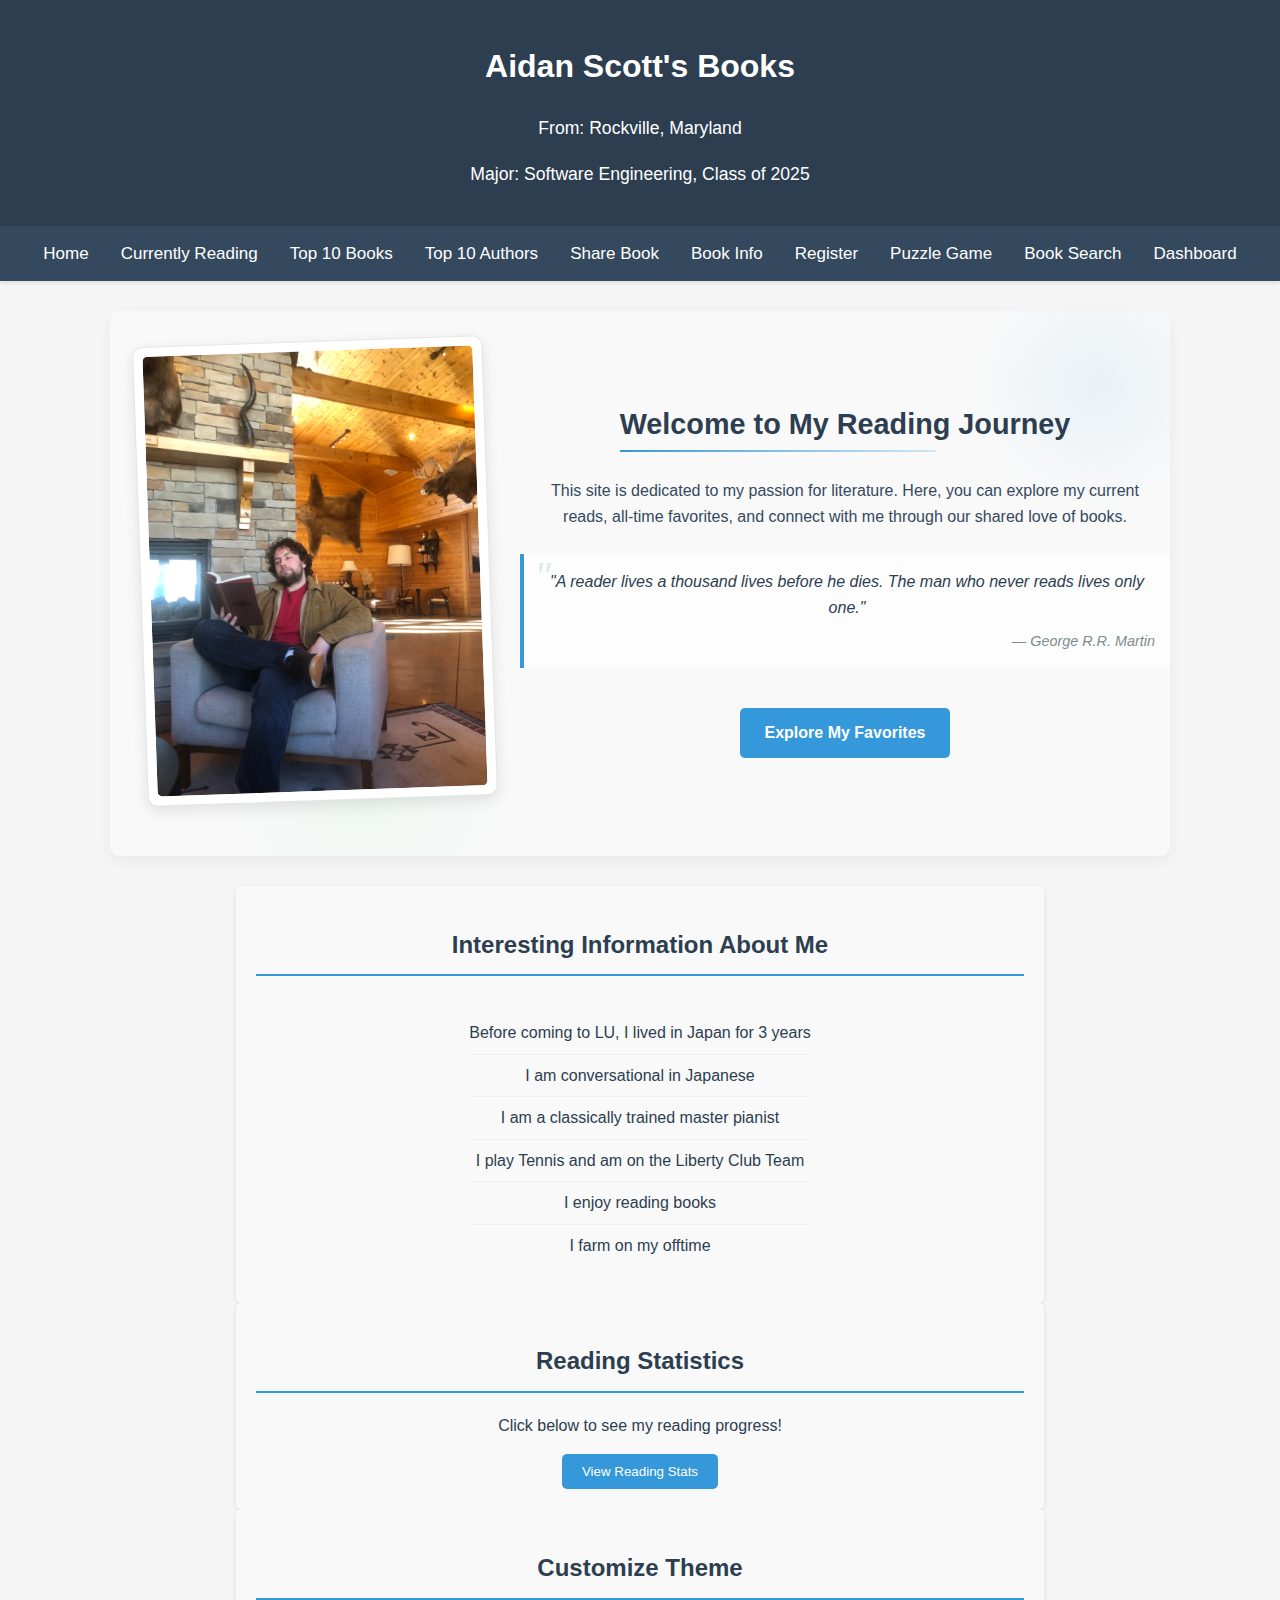
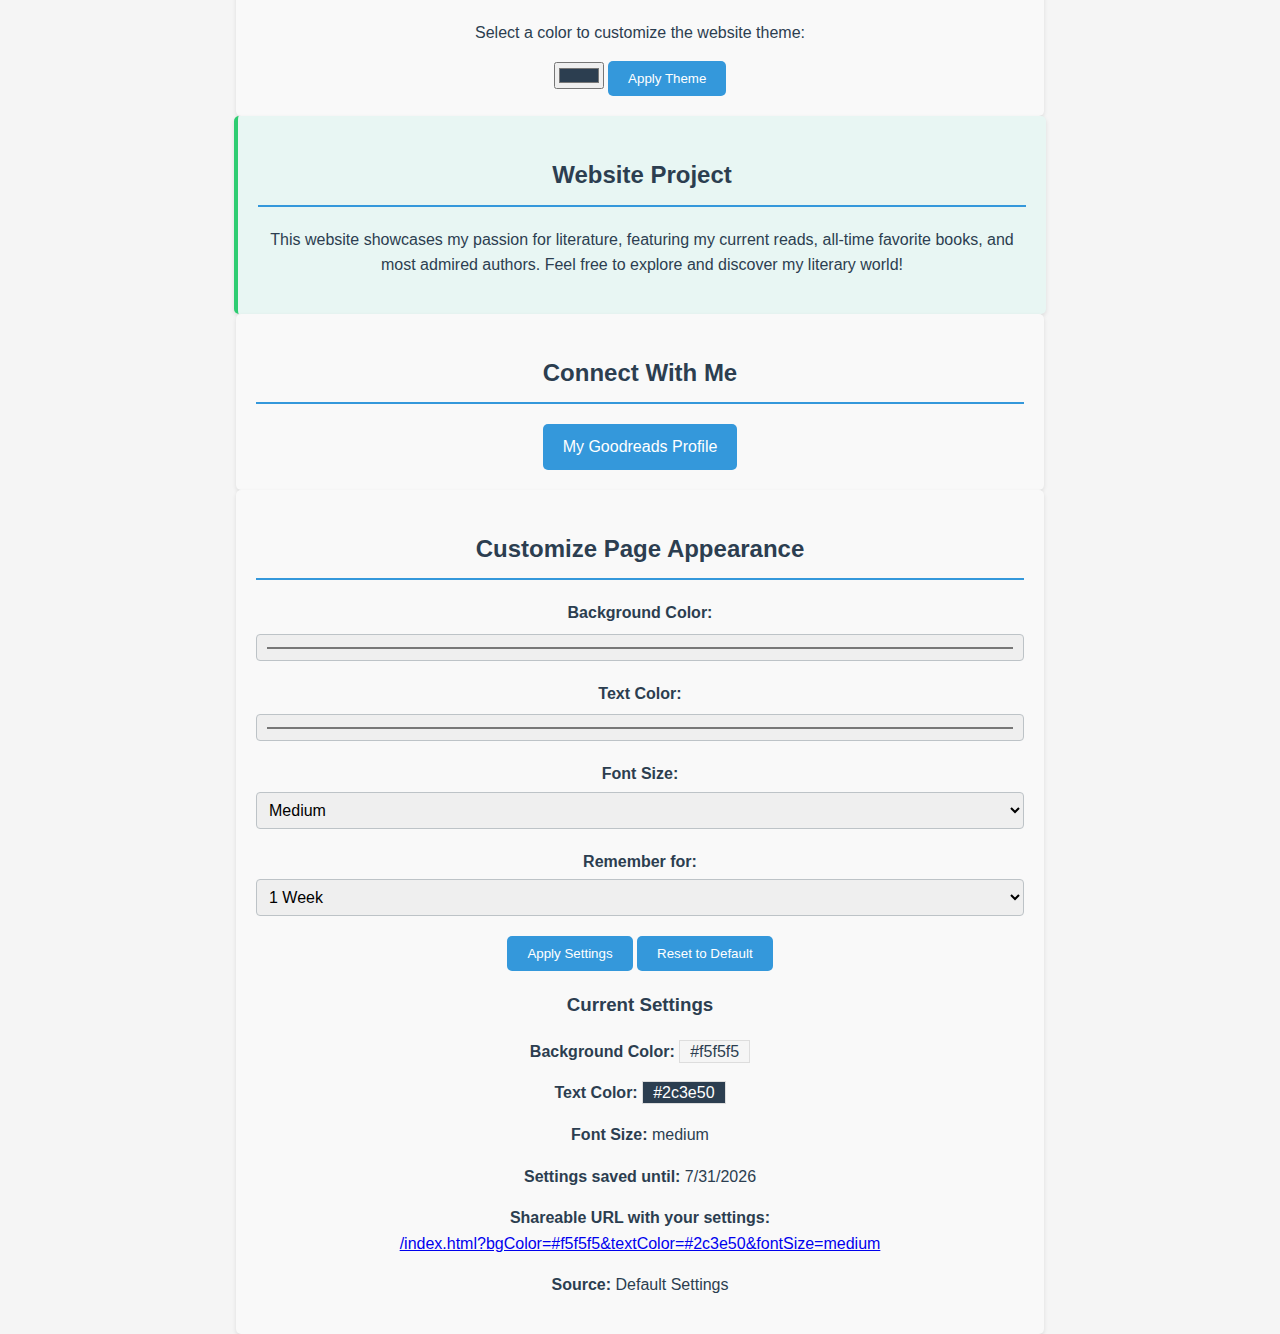
<file: index.html>
<!DOCTYPE html>
<html lang="en">

<head>
    <meta charset="UTF-8">
    <meta name="viewport" content="width=device-width, initial-scale=1.0">
    <title>Aidan Scott's Books</title>
    <link rel="stylesheet" href="styles.css">
</head>

<body>
    <!-- Header Section -->
    <header class="main-header">
        <h1 id="name-title">Aidan Scott's Books</h1>
        <div class="header-info">
            <p>From: Rockville, Maryland</p>
            <p>Major: Software Engineering, Class of 2025</p>
        </div>
    </header>

    <!-- Navigation Bar -->
    <nav class="topnav">
        <a href="index.html">Home</a>
        <a href="currently-reading.html">Currently Reading</a>
        <a href="favorite-books.html">Top 10 Books</a>
        <a href="favorite-authors.html">Top 10 Authors</a>
        <a href="book-form.html">Share Book</a>
        <a href="book-info.html">Book Info</a>
        <a href="registration-form.html">Register</a>
        <a href="puzzle-game.html">Puzzle Game</a>
        <a href="book-discovery.html">Book Search</a>
        <a href="reading-dashboard.html">Dashboard</a>
    </nav>

    <!-- *** PROJECT 5: REQUIREMENT #3: Using createElement and appendChild to create welcome banner *** -->
    <script>
        document.addEventListener('DOMContentLoaded', function () {
            // Create welcome banner container
            const welcomeBanner = document.createElement('section');
            welcomeBanner.className = 'welcome-banner';

            // Create left column for profile image
            const imageColumn = document.createElement('div');
            imageColumn.className = 'profile-image-column';

            // Create profile image
            const profileImage = document.createElement('img');
            profileImage.src = 'profile-photo.jpeg';
            profileImage.alt = 'This is me reading';
            profileImage.className = 'profile-photo';

            // Create image frame
            const imageFrame = document.createElement('div');
            imageFrame.className = 'image-frame';

            // Create right column for welcome text
            const textColumn = document.createElement('div');
            textColumn.className = 'welcome-text-column';

            // Create greeting
            const greeting = document.createElement('h2');
            greeting.textContent = 'Welcome to My Reading Journey';

            // Create welcome message
            const welcomeMessage = document.createElement('p');
            welcomeMessage.className = 'welcome-message';
            welcomeMessage.textContent = 'This site is dedicated to my passion for literature. Here, you can explore my current reads, all-time favorites, and connect with me through our shared love of books.';

            // Create quote box
            const quoteBox = document.createElement('blockquote');
            quoteBox.className = 'book-quote';

            // Create quote text
            const quoteText = document.createElement('p');
            quoteText.textContent = '"A reader lives a thousand lives before he dies. The man who never reads lives only one."';

            // Create quote attribution
            const quoteAttribution = document.createElement('cite');
            quoteAttribution.textContent = '— George R.R. Martin';

            // Create CTA button
            const ctaButton = document.createElement('a');
            ctaButton.href = 'favorite-books.html';
            ctaButton.className = 'welcome-cta-button';
            ctaButton.textContent = 'Explore My Favorites';

            // Assemble the DOM structure using appendChild
            imageFrame.appendChild(profileImage);
            imageColumn.appendChild(imageFrame);

            quoteBox.appendChild(quoteText);
            quoteBox.appendChild(quoteAttribution);

            textColumn.appendChild(greeting);
            textColumn.appendChild(welcomeMessage);
            textColumn.appendChild(quoteBox);
            textColumn.appendChild(ctaButton);

            welcomeBanner.appendChild(imageColumn);
            welcomeBanner.appendChild(textColumn);

            // Insert the welcome banner at the beginning of the body content
            const firstSection = document.querySelector('.profile-section');
            document.body.insertBefore(welcomeBanner, firstSection);
        });
    </script>

    <!-- Bio Section -->
    <section class="profile-section">
        <h2 class="section-title">Interesting Information About Me</h2>
        <ul class="bio-list">
            <li>Before coming to LU, I lived in Japan for 3 years</li>
            <li>I am conversational in Japanese</li>
            <li>I am a classically trained master pianist</li>
            <li>I play Tennis and am on the Liberty Club Team</li>
            <li>I enjoy reading books</li>
            <li>I farm on my offtime</li>
        </ul>
    </section>

    <!-- Book Count Section -->
    <section class="profile-section">
        <h2 class="section-title">Reading Statistics</h2>
        <div id="stats-container">
            <p>Click below to see my reading progress!</p>
            <button onclick="showReadingStats()" class="submit-btn">View Reading Stats</button>
        </div>
    </section>

    <section class="profile-section">
        <h2 class="section-title">Customize Theme</h2>
        <div id="theme-container">
            <p>Select a color to customize the website theme:</p>
            <input type="color" id="themeColor" value="#2c3e50">
            <button id="applyTheme" class="submit-btn">Apply Theme</button>
        </div>
    </section>

    <section class="profile-section" id="project-idea">
        <h2 class="section-title">Website Project</h2>
        <p>This website showcases my passion for literature, featuring my current reads, all-time favorite books, and
            most admired authors. Feel free to explore and discover my literary world!</p>
    </section>

    <section class="profile-section">
        <h2 class="section-title">Connect With Me</h2>
        <a href="https://www.goodreads.com/user/show/168250803-aidan-scott" target="_blank" rel="noopener noreferrer"
            class="social-link">
            My Goodreads Profile
        </a>
    </section>

    <script>
        const booksRead = 6;
        const currentlyReading = 2;
        const yearlyGoal = 50;

        function showReadingStats() {
            const statsMessage = `📚 Reading Progress:
                \n• Books Read: ${booksRead}
                \n• Currently Reading: ${currentlyReading}
                \n• Progress to Goal: ${Math.round((booksRead / yearlyGoal) * 100)}%`;
            alert(statsMessage);
        }

        const themeColorPicker = document.getElementById('themeColor');
        const applyThemeButton = document.getElementById('applyTheme');
        const header = document.getElementsByClassName('main-header')[0];

        applyThemeButton.addEventListener('click', function () {
            const selectedColor = themeColorPicker.value;

            header.style.backgroundColor = selectedColor;
            document.documentElement.style.setProperty('--theme-color', selectedColor);

            const messageElement = document.createElement('p');
            messageElement.textContent = 'Theme updated successfully!';
            messageElement.style.color = 'green';
            messageElement.style.marginTop = '10px';

            const container = document.getElementById('theme-container');
            const existingMessage = container.querySelector('p:last-child');
            if (existingMessage && existingMessage.style.color === 'green') {
                container.removeChild(existingMessage);
            }
            container.appendChild(messageElement);

            setTimeout(() => {
                container.removeChild(messageElement);
            }, 3000);
        });
    </script>

    <!-- Include the lightbox script -->
    <script src="lightbox.js"></script>

    <!-- Include the cookies script -->
    <script src="proj9.js"></script>
</body>

</html>
</file>
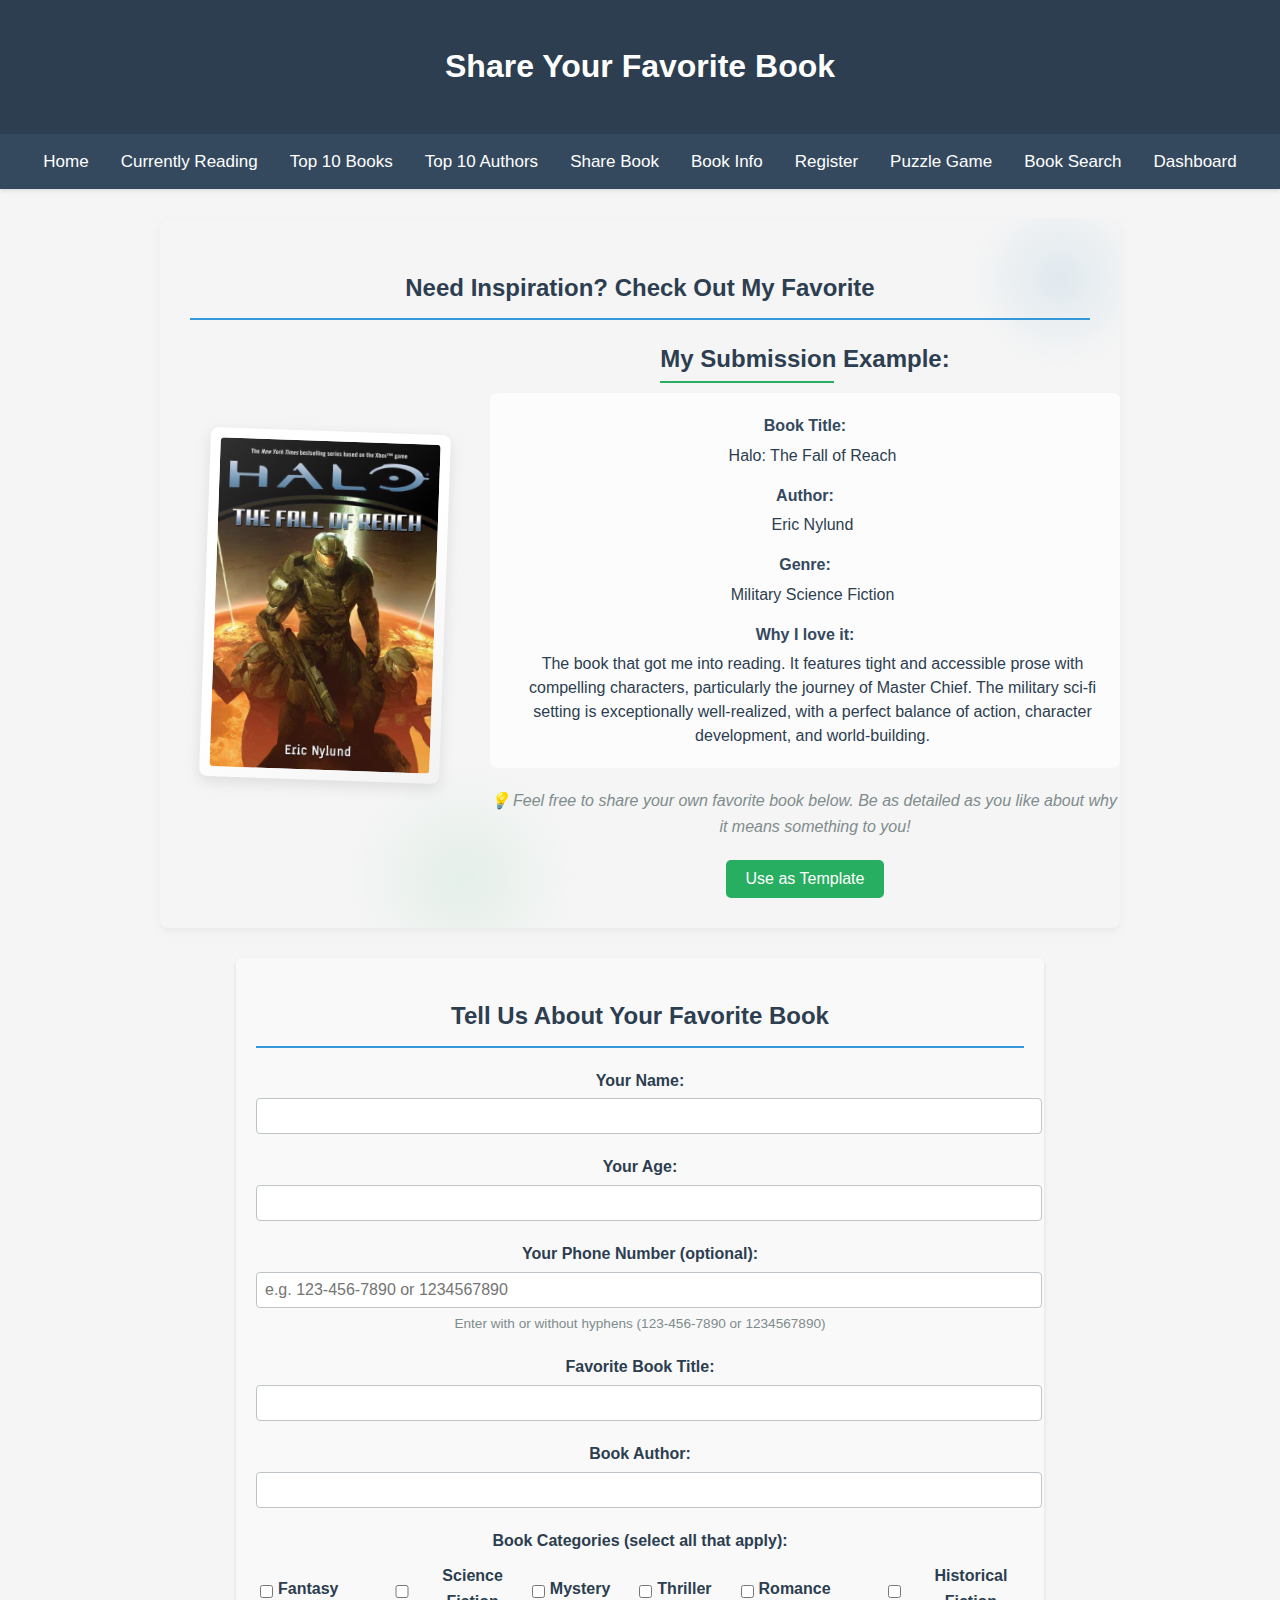
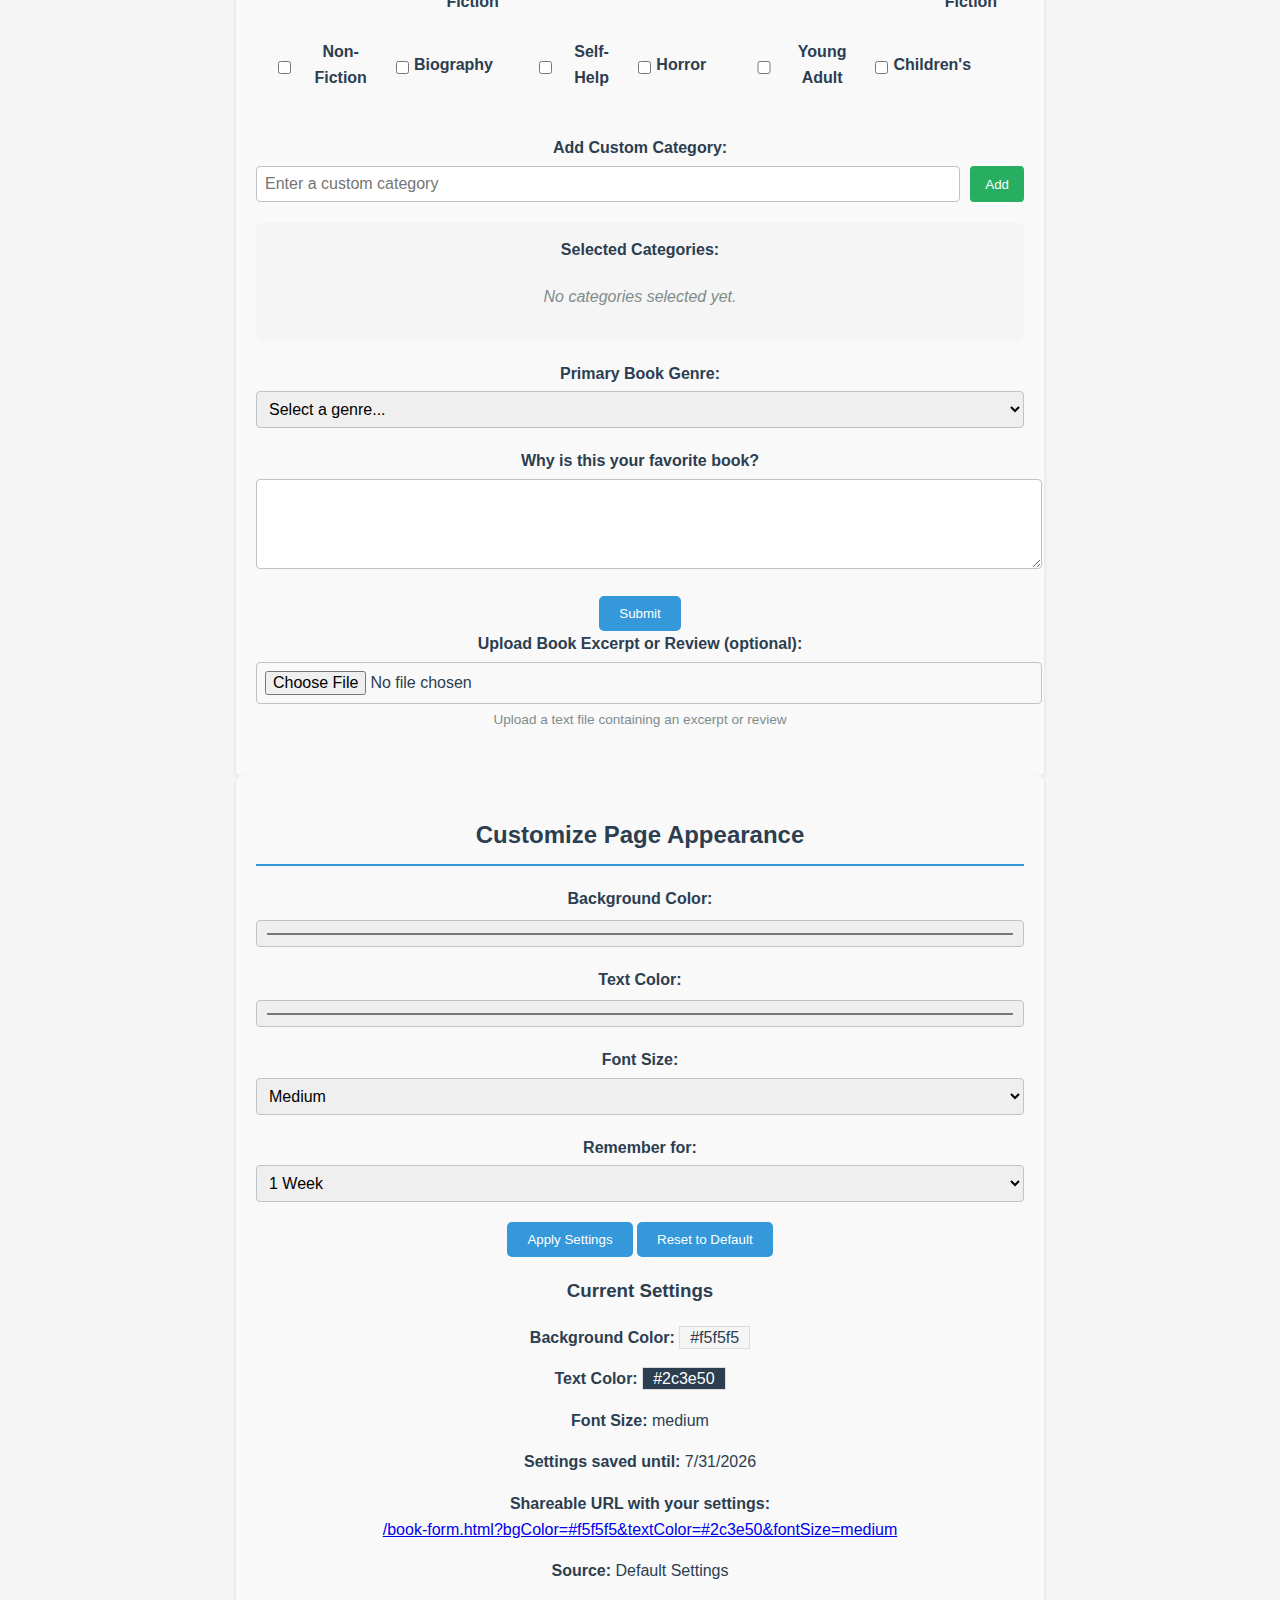
<file: book-form.html>
<!DOCTYPE html>
<html lang="en">

<head>
    <meta charset="UTF-8">
    <meta name="viewport" content="width=device-width, initial-scale=1.0">
    <title>Share Your Favorite Book - Aidan Scott</title>
    <link rel="stylesheet" href="styles.css">
</head>

<body>
    <header class="main-header">
        <h1>Share Your Favorite Book</h1>
    </header>
    <nav class="topnav">
        <a href="index.html">Home</a>
        <a href="currently-reading.html">Currently Reading</a>
        <a href="favorite-books.html">Top 10 Books</a>
        <a href="favorite-authors.html">Top 10 Authors</a>
        <a href="book-form.html">Share Book</a>
        <a href="book-info.html">Book Info</a>
        <a href="registration-form.html">Register</a>
        <a href="puzzle-game.html">Puzzle Game</a>
        <a href="book-discovery.html">Book Search</a>
        <a href="reading-dashboard.html">Dashboard</a>
    </nav>

    <!-- *** PROJECT 5: REQUIREMENT #3: Using createElement and appendChild to create example section *** -->
    <script>
        document.addEventListener('DOMContentLoaded', function () {
            // Create example section
            const exampleSection = document.createElement('section');
            exampleSection.className = 'example-section';

            // Create section heading
            const sectionHeading = document.createElement('h2');
            sectionHeading.className = 'section-title';
            sectionHeading.textContent = 'Need Inspiration? Check Out My Favorite';

            // Create container for example
            const exampleContainer = document.createElement('div');
            exampleContainer.className = 'example-container';

            // Create left column for book image
            const imageColumn = document.createElement('div');
            imageColumn.className = 'example-image-column';

            // Create book image with frame
            const imageFrame = document.createElement('div');
            imageFrame.className = 'example-image-frame';

            const bookImage = document.createElement('img');
            bookImage.src = 'book-images/fall-of-reach.jpg';
            bookImage.alt = 'Halo: The Fall of Reach by Eric Nylund';
            bookImage.className = 'example-book-image';

            // Create right column for example content
            const contentColumn = document.createElement('div');
            contentColumn.className = 'example-content-column';

            // Create example heading
            const exampleHeading = document.createElement('h3');
            exampleHeading.textContent = 'My Submission Example:';

            // Create example data container
            const exampleData = document.createElement('div');
            exampleData.className = 'example-data';

            // Create example fields
            const exampleFields = [
                { label: 'Book Title:', value: 'Halo: The Fall of Reach' },
                { label: 'Author:', value: 'Eric Nylund' },
                { label: 'Genre:', value: 'Military Science Fiction' },
                { label: 'Why I love it:', value: 'The book that got me into reading. It features tight and accessible prose with compelling characters, particularly the journey of Master Chief. The military sci-fi setting is exceptionally well-realized, with a perfect balance of action, character development, and world-building.' }
            ];

            // Create a definition list for the example data
            const definitionList = document.createElement('dl');
            definitionList.className = 'example-list';

            // Add each field to the definition list
            exampleFields.forEach(field => {
                const term = document.createElement('dt');
                term.textContent = field.label;
                term.className = 'example-term';

                const definition = document.createElement('dd');
                definition.textContent = field.value;
                definition.className = 'example-definition';

                definitionList.appendChild(term);
                definitionList.appendChild(definition);
            });

            // Create helper text
            const helperText = document.createElement('p');
            helperText.className = 'helper-text';
            helperText.textContent = 'Feel free to share your own favorite book below. Be as detailed as you like about why it means something to you!';

            // Create use-example button
            const useExampleButton = document.createElement('button');
            useExampleButton.textContent = 'Use as Template';
            useExampleButton.className = 'use-example-button';
            useExampleButton.addEventListener('click', function () {
                // Populate the form with example data
                document.getElementById('bookTitle').value = 'Halo: The Fall of Reach';
                document.getElementById('author').value = 'Eric Nylund';
                document.getElementById('genre').value = 'Science Fiction';

                // Scroll to the form
                document.getElementById('bookForm').scrollIntoView({ behavior: 'smooth' });
            });

            // Assemble the DOM structure using appendChild
            imageFrame.appendChild(bookImage);
            imageColumn.appendChild(imageFrame);

            exampleData.appendChild(definitionList);

            contentColumn.appendChild(exampleHeading);
            contentColumn.appendChild(exampleData);
            contentColumn.appendChild(helperText);
            contentColumn.appendChild(useExampleButton);

            exampleContainer.appendChild(imageColumn);
            exampleContainer.appendChild(contentColumn);

            exampleSection.appendChild(sectionHeading);
            exampleSection.appendChild(exampleContainer);

            // Get the form section
            const formSection = document.querySelector('.profile-section');

            // Insert example section before the form
            document.body.insertBefore(exampleSection, formSection);
        });
    </script>

    <section class="profile-section">
        <h2 class="section-title">Tell Us About Your Favorite Book</h2>

        <!-- Enhanced form with new features for Project 7 -->
        <form id="bookForm" class="form-group">
            <div class="form-field">
                <label for="name">Your Name:</label>
                <input type="text" id="name" name="name" required>
            </div>

            <div class="form-field">
                <label for="age">Your Age:</label>
                <input type="number" id="age" name="age" min="1" max="120" required>
            </div>

            <div class="form-field">
                <label for="bookTitle">Favorite Book Title:</label>
                <input type="text" id="bookTitle" name="bookTitle" required>
            </div>

            <div class="form-field">
                <label for="author">Book Author:</label>
                <input type="text" id="author" name="author" required>
            </div>

            <div class="form-field">
                <label for="genre">Primary Book Genre:</label>
                <select id="genre" name="genre" required>
                    <option value="">Select a genre...</option>
                    <option value="Fantasy">Fantasy</option>
                    <option value="Science Fiction">Science Fiction</option>
                    <option value="Mystery">Mystery</option>
                    <option value="Horror">Horror</option>
                    <option value="Historical Fiction">Historical Fiction</option>
                    <option value="Non-Fiction">Non-Fiction</option>
                    <option value="Other">Other</option>
                </select>
            </div>

            <div class="form-field">
                <label for="review">Why is this your favorite book?</label>
                <textarea id="review" name="review" rows="4" required></textarea>
            </div>

            <button type="submit" class="submit-btn">Submit</button>
        </form>
    </section>

    <script src="proj2.js"></script>

    <!-- Include our new script file for Project 7 -->
    <script src="proj7.js"></script>

    <!-- Include the lightbox script -->
    <script src="lightbox.js"></script>

    <!-- Include the cookies script -->
    <script src="proj9.js"></script>
</body>

</html>
</file>
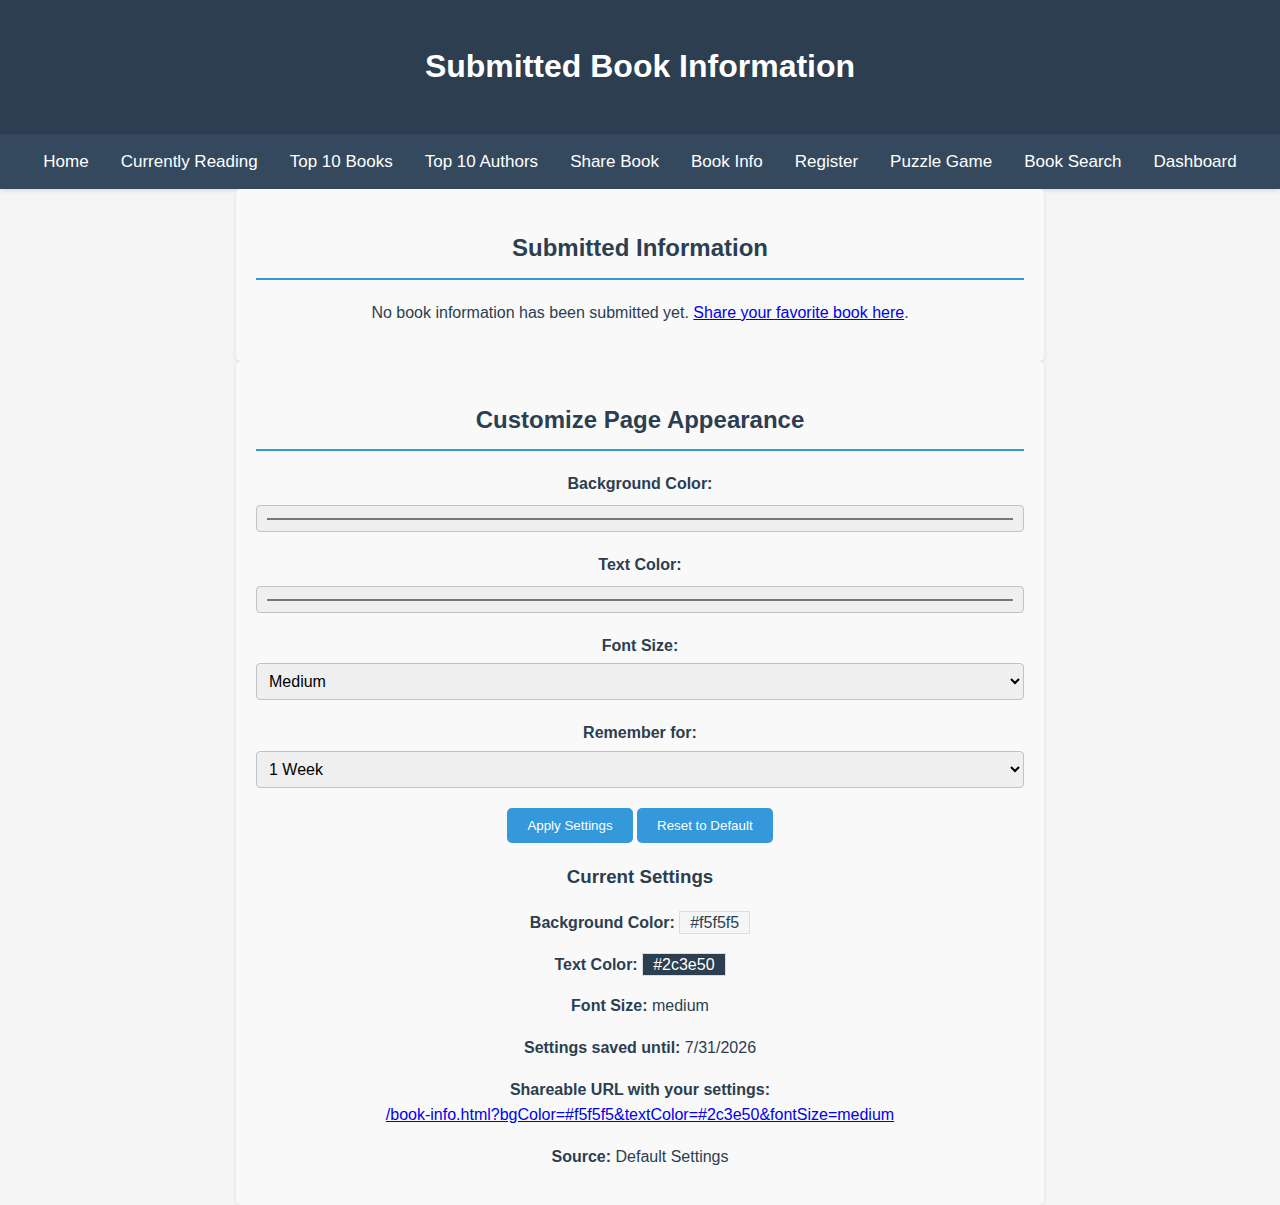
<file: book-info.html>
<!DOCTYPE html>
<html lang="en">

<head>
    <meta charset="UTF-8">
    <meta name="viewport" content="width=device-width, initial-scale=1.0">
    <title>Submitted Book Information - Aidan Scott</title>
    <link rel="stylesheet" href="styles.css">
</head>

<body>
    <header class="main-header">
        <h1>Submitted Book Information</h1>
    </header>

    <nav class="topnav">
        <a href="index.html">Home</a>
        <a href="currently-reading.html">Currently Reading</a>
        <a href="favorite-books.html">Top 10 Books</a>
        <a href="favorite-authors.html">Top 10 Authors</a>
        <a href="book-form.html">Share Book</a>
        <a href="book-info.html">Book Info</a>
        <a href="registration-form.html">Register</a>
        <a href="puzzle-game.html">Puzzle Game</a>
        <a href="book-discovery.html">Book Search</a>
        <a href="reading-dashboard.html">Dashboard</a>
    </nav>

    <section class="profile-section">
        <h2 class="section-title">Submitted Information</h2>
        <div id="bookDisplay" class="book-display">
            <!-- Content will be populated by JavaScript -->
        </div>
    </section>

    <script>
        // Get the stored book data
        const storedData = localStorage.getItem('bookData');

        if (storedData) {
            // Parse the JSON data
            const bookData = JSON.parse(storedData);

            // Get the display element
            const displayDiv = document.getElementById('bookDisplay');

            // Create HTML content with the book data
            let categoriesHtml = '';
            if (bookData.categories && bookData.categories.length > 0) {
                categoriesHtml = `
                    <div class="book-categories">
                        <h4>Categories:</h4>
                        <div class="category-tags">
                            ${bookData.categories.map(category =>
                    `<span class="category-tag">${category}</span>`
                ).join('')}
                        </div>
                    </div>
                `;
            }

            let phoneHtml = '';
            if (bookData.phoneNumber && bookData.phoneNumber.trim() !== '') {
                // Format the phone number consistently
                const cleanPhone = bookData.phoneNumber.replace(/[-\s]/g, '');
                const formattedPhone = `${cleanPhone.substring(0, 3)}-${cleanPhone.substring(3, 6)}-${cleanPhone.substring(6)}`;

                phoneHtml = `<p class="book-detail"><strong>Contact Phone:</strong> ${formattedPhone}</p>`;
            }

            const content = `
                <div class="book-info-card">
                    <div class="book-details">
                        <h4>Submitted Book:</h4>
                        <p class="book-detail"><strong>Title:</strong> ${bookData.bookTitle}</p>
                        <p class="book-detail"><strong>Author:</strong> ${bookData.author}</p>
                        <p class="book-detail"><strong>Primary Genre:</strong> ${bookData.genre}</p>
                        ${phoneHtml}
                        <div class="book-review">
                            <h4>Why this book is special:</h4>
                            <p>${bookData.review}</p>
                        </div>
                        ${categoriesHtml}
                    </div>
                </div>
            `;

            // Set the HTML content
            displayDiv.innerHTML = content;
        } else {
            // Handle case when no data is available
            document.getElementById('bookDisplay').innerHTML = `
                <p>No book information has been submitted yet. 
                <a href="book-form.html">Share your favorite book here</a>.</p>
            `;
        }
    </script>

    <!-- Include the lightbox script -->
    <script src="lightbox.js"></script>

    <!-- Include the cookies script -->
    <script src="proj9.js"></script>
</body>

</html>
</file>
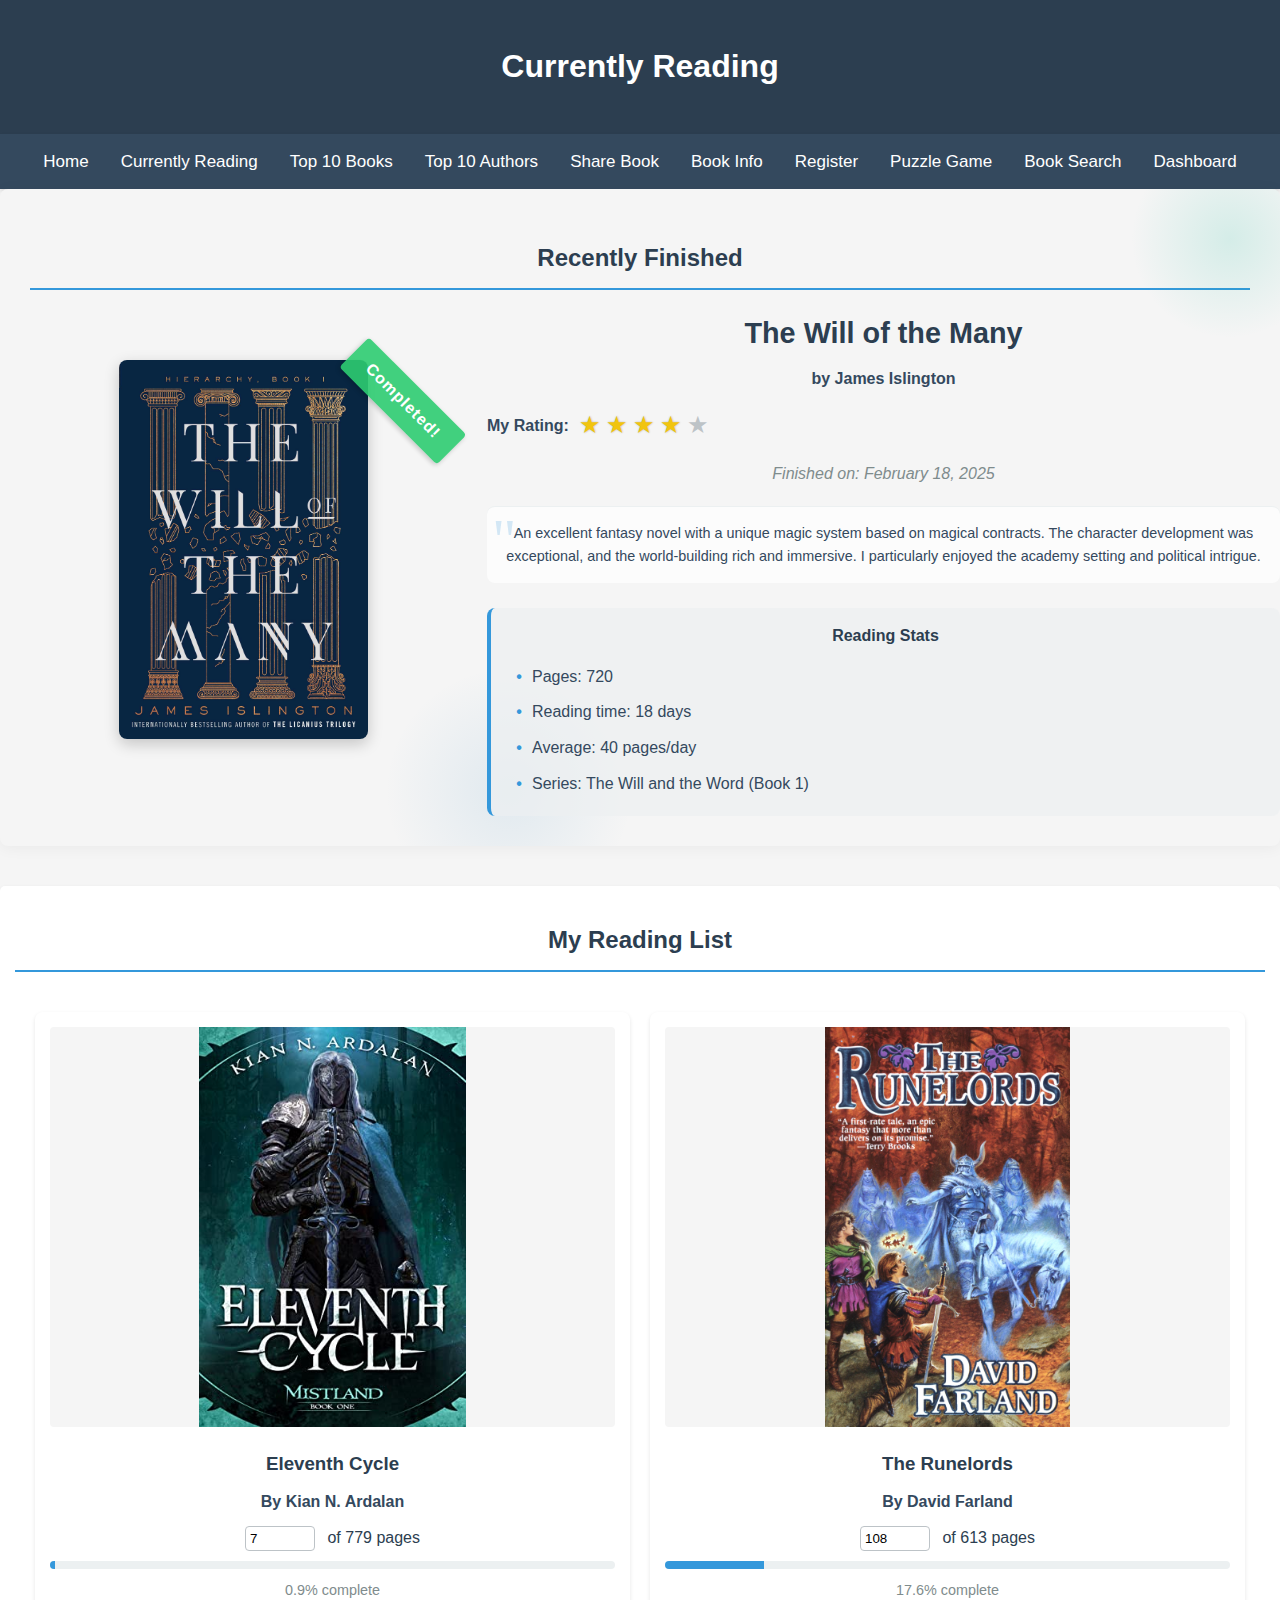
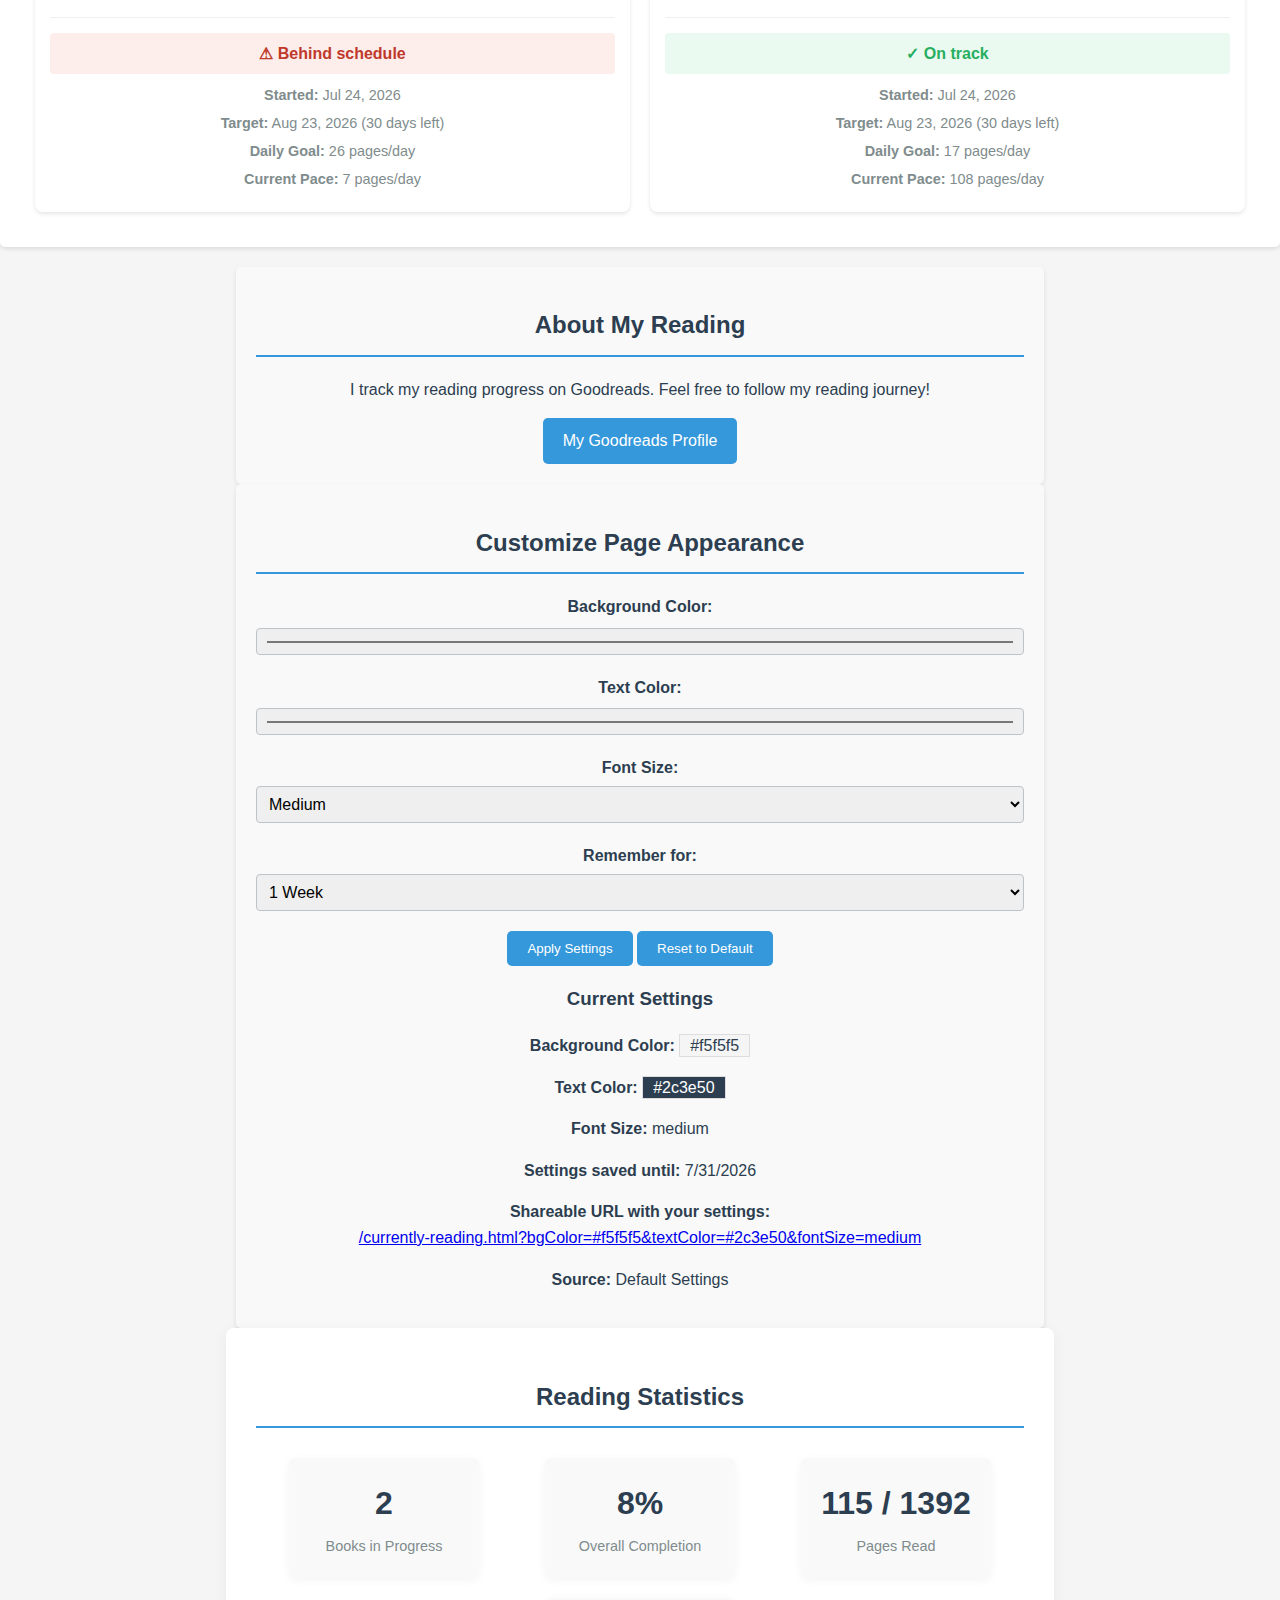
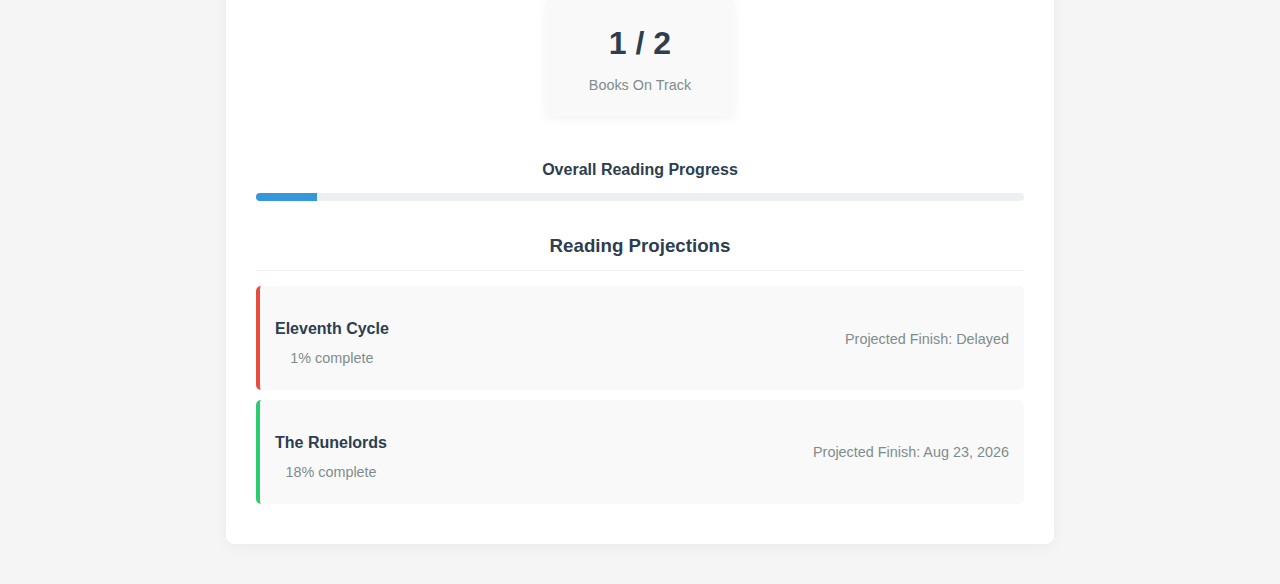
<file: currently-reading.html>
<!DOCTYPE html>
<html lang="en">

<head>
    <meta charset="UTF-8">
    <meta name="viewport" content="width=device-width, initial-scale=1.0">
    <title>Currently Reading - Aidan Scott</title>
    <link rel="stylesheet" href="styles.css">
    <!-- Add the reading tracker styles -->
    <link rel="stylesheet" href="reading-tracker.css">
</head>

<body>
    <header class="main-header">
        <h1>Currently Reading</h1>
    </header>

    <nav class="topnav">
        <a href="index.html">Home</a>
        <a href="currently-reading.html">Currently Reading</a>
        <a href="favorite-books.html">Top 10 Books</a>
        <a href="favorite-authors.html">Top 10 Authors</a>
        <a href="book-form.html">Share Book</a>
        <a href="book-info.html">Book Info</a>
        <a href="registration-form.html">Register</a>
        <a href="puzzle-game.html">Puzzle Game</a>
        <a href="book-discovery.html">Book Search</a>
        <a href="reading-dashboard.html">Dashboard</a>
    </nav>

    <!-- *** PROJECT 5: REQUIREMENT #3: Using createElement and appendChild to create finished reading section *** -->
    <script>
        document.addEventListener('DOMContentLoaded', function () {
            // Create finished reading section
            const finishedSection = document.createElement('section');
            finishedSection.className = 'finished-reading-section';

            // Create section header
            const sectionHeader = document.createElement('h2');
            sectionHeader.className = 'section-title';
            sectionHeader.textContent = 'Recently Finished';

            // Create container for the finished book
            const finishedBookContainer = document.createElement('div');
            finishedBookContainer.className = 'finished-book-container';

            // Create left column for book image
            const imageColumn = document.createElement('div');
            imageColumn.className = 'finished-book-image-column';

            // Create book image
            const bookImage = document.createElement('img');
            bookImage.src = 'book-images/will-of-many.jpg';
            bookImage.alt = 'The Will of the Many by James Islington';
            bookImage.className = 'finished-book-image';

            // Create image overlay text
            const imageOverlayText = document.createElement('div');
            imageOverlayText.className = 'image-overlay-text';
            imageOverlayText.textContent = 'Completed!';

            // Create right column for book details
            const detailsColumn = document.createElement('div');
            detailsColumn.className = 'finished-book-details-column';

            // Create book title
            const bookTitle = document.createElement('h3');
            bookTitle.textContent = 'The Will of the Many';

            // Create book author
            const bookAuthor = document.createElement('p');
            bookAuthor.className = 'book-author';
            bookAuthor.textContent = 'by James Islington';

            // Create rating container
            const ratingContainer = document.createElement('div');
            ratingContainer.className = 'rating-container';

            // Create rating label
            const ratingLabel = document.createElement('span');
            ratingLabel.className = 'rating-label';
            ratingLabel.textContent = 'My Rating: ';

            // Create star rating
            const starRating = document.createElement('div');
            starRating.className = 'star-rating';

            // Add 5 stars
            for (let i = 0; i < 5; i++) {
                const star = document.createElement('span');
                star.className = i < 4 ? 'star filled' : 'star empty';
                star.innerHTML = '&#9733;'; // Star symbol
                starRating.appendChild(star);
            }

            // Create completion date
            const completionDate = document.createElement('p');
            completionDate.className = 'completion-date';
            completionDate.textContent = 'Finished on: February 18, 2025';

            // Create book review
            const bookReview = document.createElement('p');
            bookReview.className = 'book-review';
            bookReview.textContent = 'An excellent fantasy novel with a unique magic system based on magical contracts. The character development was exceptional, and the world-building rich and immersive. I particularly enjoyed the academy setting and political intrigue.';

            // Create stats container
            const statsContainer = document.createElement('div');
            statsContainer.className = 'book-stats-container';

            // Create stats heading
            const statsHeading = document.createElement('h4');
            statsHeading.textContent = 'Reading Stats';

            // Create stats list
            const statsList = document.createElement('ul');
            statsList.className = 'stats-list';

            // Create stats items
            const statsData = [
                'Pages: 720',
                'Reading time: 18 days',
                'Average: 40 pages/day',
                'Series: The Will and the Word (Book 1)'
            ];

            // Add stats items to list
            statsData.forEach(stat => {
                const listItem = document.createElement('li');
                listItem.textContent = stat;
                statsList.appendChild(listItem);
            });

            // Assemble the DOM structure using appendChild
            imageColumn.appendChild(bookImage);
            imageColumn.appendChild(imageOverlayText);

            ratingContainer.appendChild(ratingLabel);
            ratingContainer.appendChild(starRating);

            statsContainer.appendChild(statsHeading);
            statsContainer.appendChild(statsList);

            detailsColumn.appendChild(bookTitle);
            detailsColumn.appendChild(bookAuthor);
            detailsColumn.appendChild(ratingContainer);
            detailsColumn.appendChild(completionDate);
            detailsColumn.appendChild(bookReview);
            detailsColumn.appendChild(statsContainer);

            finishedBookContainer.appendChild(imageColumn);
            finishedBookContainer.appendChild(detailsColumn);

            finishedSection.appendChild(sectionHeader);
            finishedSection.appendChild(finishedBookContainer);

            // Get the book section to insert before
            const bookSection = document.querySelector('.book-section');
            document.body.insertBefore(finishedSection, bookSection);
        });
    </script>

    <section class="book-section">
        <h2 class="section-title">My Reading List</h2>
        <div class="book-grid">
            <article class="book-card">
                <img src="book-images/eleventh-cycle.jpg" alt="Eleventh Cycle">
                <div class="book-info">
                    <h3>Eleventh Cycle</h3>
                    <p class="book-author">By Kian N. Ardalan</p>
                    <div class="book-progress">
                        <input type="number" value="7" min="0" max="779" class="page-input" data-total="779"
                            data-book="eleventh-cycle">
                        <span>of 779 pages</span>
                        <div class="progress-bar">
                            <div class="progress" style="width: 0.9%"></div>
                        </div>
                        <p class="completion">0.9% complete</p>
                    </div>
                </div>
            </article>

            <article class="book-card">
                <img src="book-images/runelords.jpg" alt="The Runelords">
                <div class="book-info">
                    <h3>The Runelords</h3>
                    <p class="book-author">By David Farland</p>
                    <div class="book-progress">
                        <input type="number" value="108" min="0" max="613" class="page-input" data-total="613"
                            data-book="runelords">
                        <span>of 613 pages</span>
                        <div class="progress-bar">
                            <div class="progress" style="width: 17.6%"></div>
                        </div>
                        <p class="completion">17.6% complete</p>
                    </div>
                </div>
            </article>
        </div>
    </section>

    <section class="profile-section">
        <h2 class="section-title">About My Reading</h2>
        <p>I track my reading progress on Goodreads. Feel free to follow my reading journey!</p>
        <a href="https://www.goodreads.com/user/show/168250803-aidan-scott" target="_blank" rel="noopener noreferrer"
            class="social-link">
            My Goodreads Profile
        </a>
    </section>

    <style>
        .book-progress {
            margin-top: 10px;
        }

        .page-input {
            width: 60px;
            padding: 4px;
            margin-right: 8px;
            border: 1px solid #bdc3c7;
            border-radius: 4px;
        }

        .progress-bar {
            width: 100%;
            height: 8px;
            background-color: #ecf0f1;
            border-radius: 4px;
            margin: 10px 0;
            overflow: hidden;
        }

        .progress {
            height: 100%;
            background-color: #3498db;
            transition: width 0.3s ease;
        }

        .completion {
            color: #7f8c8d;
            margin: 5px 0;
            font-size: 0.9em;
        }
    </style>

    <script>
        document.querySelectorAll('.page-input').forEach(input => {
            input.addEventListener('change', (e) => {
                const pages = parseInt(e.target.value);
                const totalPages = parseInt(e.target.dataset.total);

                if (pages > totalPages) {
                    alert(`Pages read cannot exceed total pages (${totalPages})`);
                    e.target.value = e.target.defaultValue;
                    return;
                }

                if (pages < 0) {
                    alert('Pages read cannot be negative');
                    e.target.value = 0;
                    return;
                }

                const percentage = ((pages / totalPages) * 100).toFixed(1);
                const progressBar = e.target.parentElement.querySelector('.progress');
                const completion = e.target.parentElement.querySelector('.completion');

                progressBar.style.width = `${percentage}%`;
                completion.textContent = `${percentage}% complete`;

                // Save to localStorage
                const bookKey = e.target.dataset.book;
                localStorage.setItem(bookKey, pages);
            });

            // Load saved progress
            const bookKey = input.dataset.book;
            const savedPages = localStorage.getItem(bookKey);
            if (savedPages) {
                input.value = savedPages;
                input.dispatchEvent(new Event('change'));
            }
        });
    </script>

    <!-- Include the lightbox script -->
    <script src="lightbox.js"></script>

    <!-- Add the ReadingTask class and reading tracker scripts -->
    <script src="objects.js"></script>
    <script src="reading-tracker.js"></script>

    <!-- Include the cookies script -->
    <script src="proj9.js"></script>
</body>

</html>
</file>
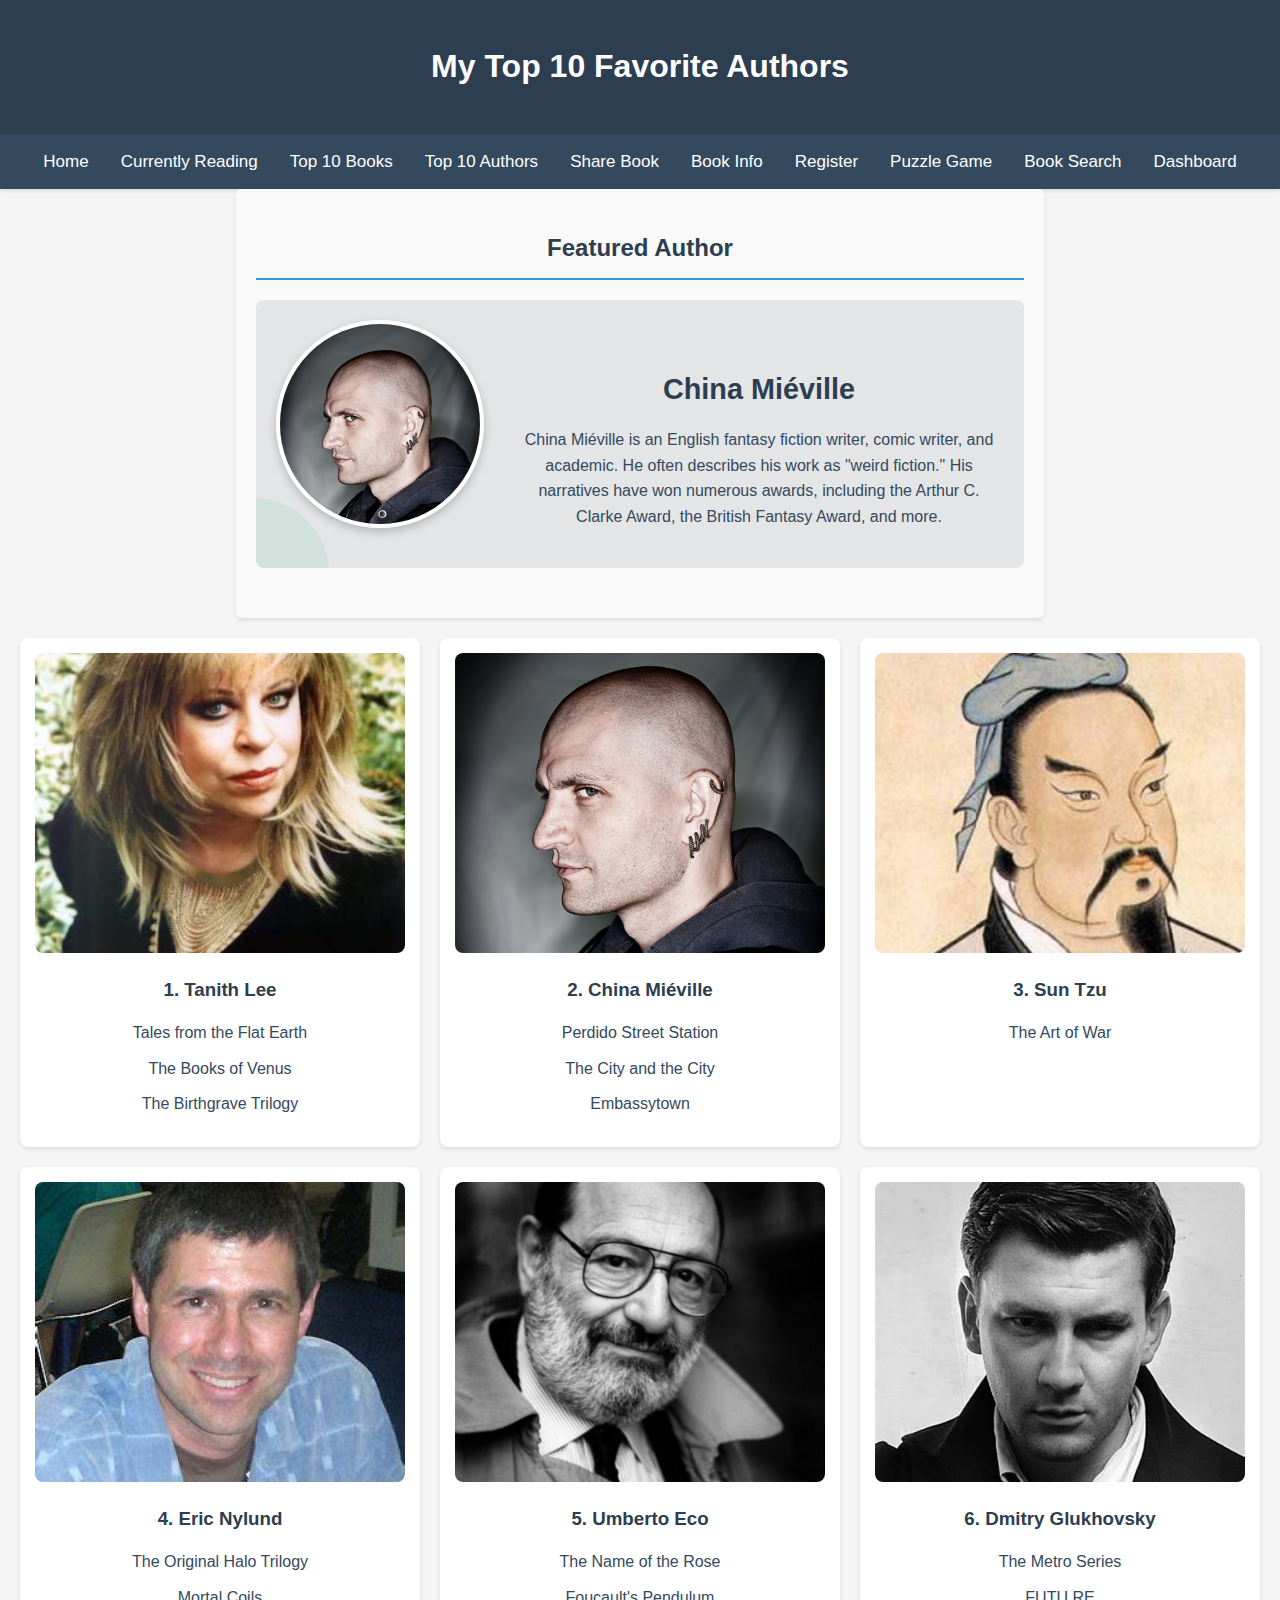
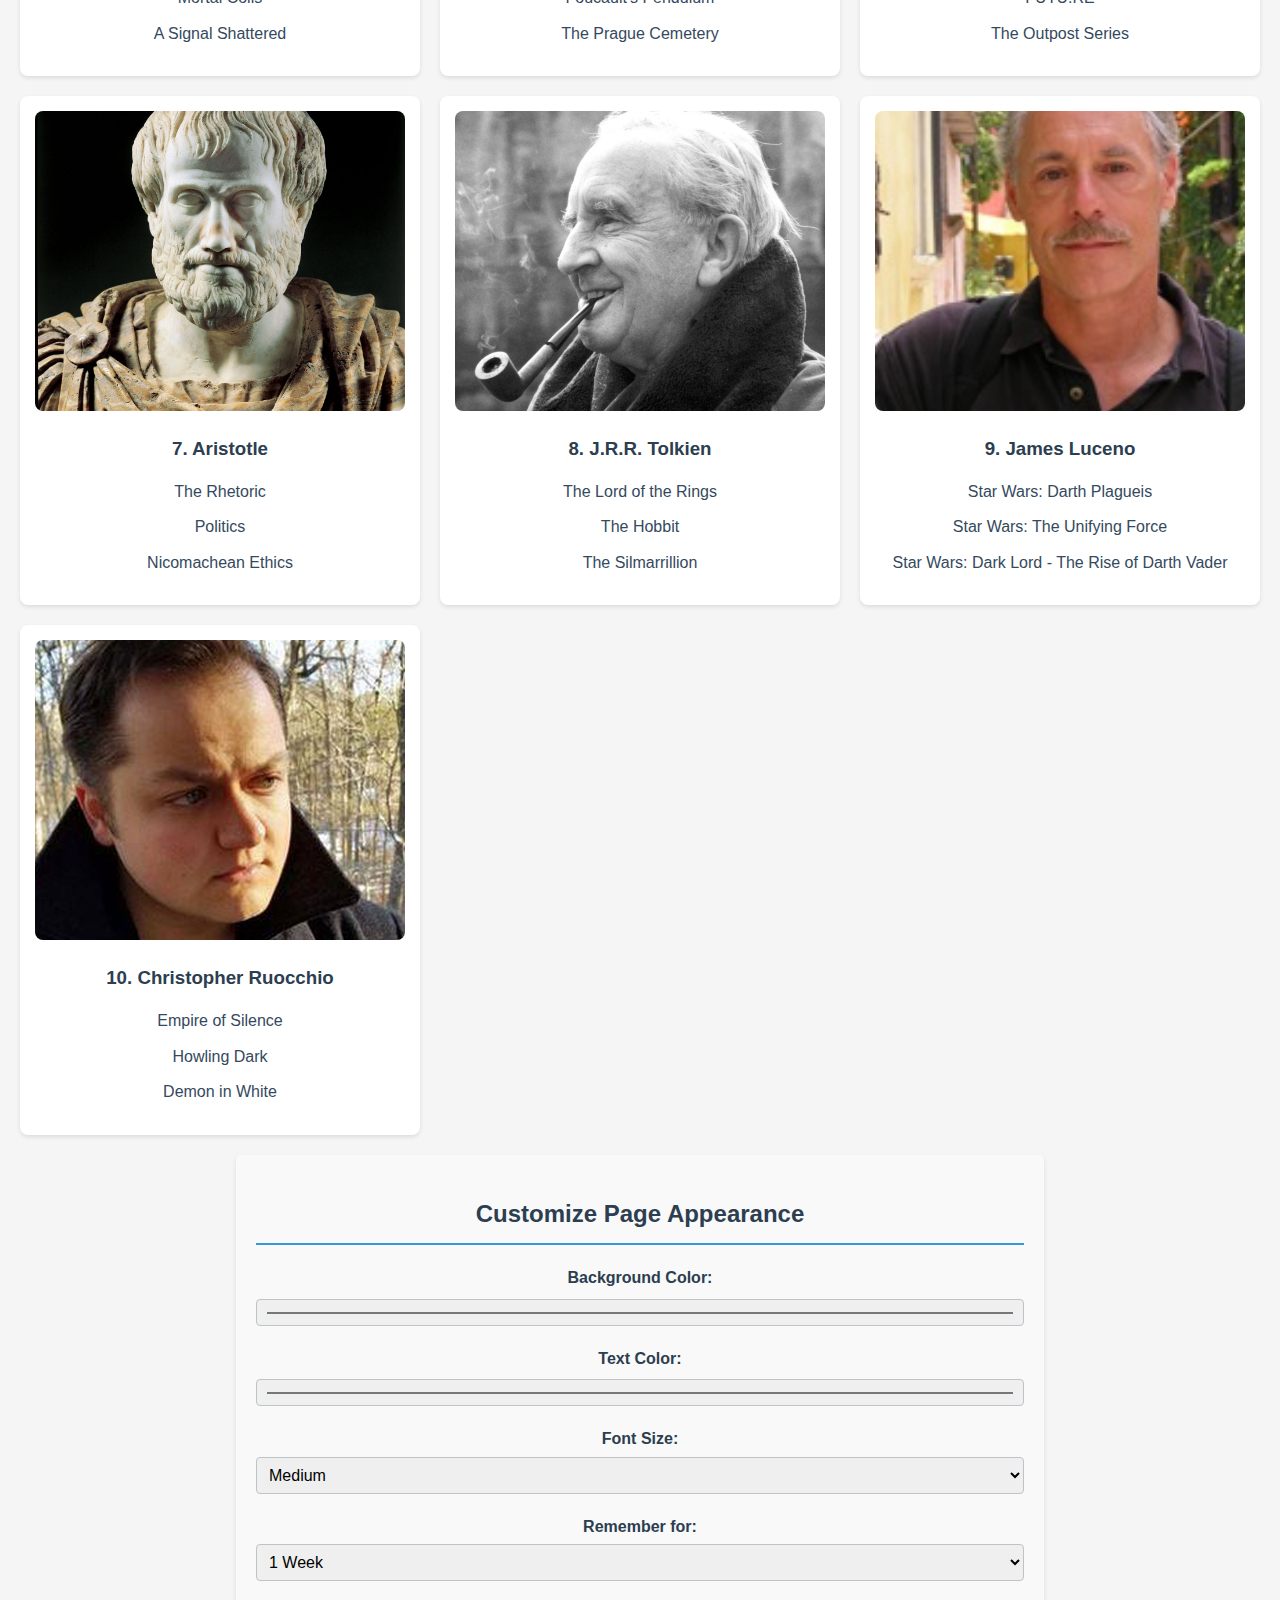
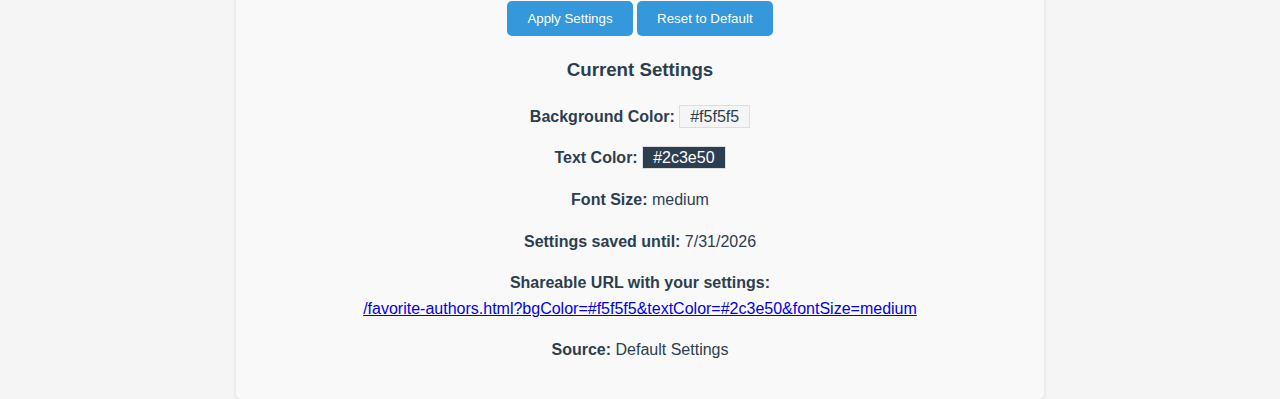
<file: favorite-authors.html>
<!DOCTYPE html>
<html lang="en">

<head>
    <meta charset="UTF-8">
    <meta name="viewport" content="width=device-width, initial-scale=1.0">
    <title>Top 10 Favorite Authors - Aidan Scott</title>
    <link rel="stylesheet" href="styles.css">
</head>

<body>
    <header class="main-header">
        <h1>My Top 10 Favorite Authors</h1>
    </header>

    <nav class="topnav">
        <a href="index.html">Home</a>
        <a href="currently-reading.html">Currently Reading</a>
        <a href="favorite-books.html">Top 10 Books</a>
        <a href="favorite-authors.html">Top 10 Authors</a>
        <a href="book-form.html">Share Book</a>
        <a href="book-info.html">Book Info</a>
        <a href="registration-form.html">Register</a>
        <a href="puzzle-game.html">Puzzle Game</a>
        <a href="book-discovery.html">Book Search</a>
        <a href="reading-dashboard.html">Dashboard</a>
    </nav>

    <div class="author-grid">
        <article class="author-card">
            <img src="author-images/tanith-lee.jpg" alt="Tanith Lee">
            <div class="author-info">
                <h3>1. Tanith Lee</h3>
                <ul class="author-books">
                    <li>Tales from the Flat Earth</li>
                    <li>The Books of Venus</li>
                    <li>The Birthgrave Trilogy</li>
                </ul>
            </div>
        </article>

        <article class="author-card">
            <img src="author-images/china-mieville.jpg" alt="China Miéville">
            <div class="author-info">
                <h3>2. China Miéville</h3>
                <ul class="author-books">
                    <li>Perdido Street Station</li>
                    <li>The City and the City</li>
                    <li>Embassytown</li>
                </ul>
            </div>
        </article>

        <article class="author-card">
            <img src="author-images/sun-tzu.jpg" alt="Sun Tzu">
            <div class="author-info">
                <h3>3. Sun Tzu</h3>
                <ul class="author-books">
                    <li>The Art of War</li>
                </ul>
            </div>
        </article>

        <article class="author-card">
            <img src="author-images/eric-nylund.jpg" alt="Eric Nylund">
            <div class="author-info">
                <h3>4. Eric Nylund</h3>
                <ul class="author-books">
                    <li>The Original Halo Trilogy</li>
                    <li>Mortal Coils</li>
                    <li>A Signal Shattered</li>
                </ul>
            </div>
        </article>

        <article class="author-card">
            <img src="author-images/umberto-eco.jpg" alt="Umberto Eco">
            <div class="author-info">
                <h3>5. Umberto Eco</h3>
                <ul class="author-books">
                    <li>The Name of the Rose</li>
                    <li>Foucault's Pendulum</li>
                    <li>The Prague Cemetery</li>
                </ul>
            </div>
        </article>

        <article class="author-card">
            <img src="author-images/dmitry-glukhovsky.jpg" alt="Dmitry Glukhovsky">
            <div class="author-info">
                <h3>6. Dmitry Glukhovsky</h3>
                <ul class="author-books">
                    <li>The Metro Series</li>
                    <li>FUTU.RE</li>
                    <li>The Outpost Series</li>
                </ul>
            </div>
        </article>

        <article class="author-card">
            <img src="author-images/aristotle.jpg" alt="Aristotle">
            <div class="author-info">
                <h3>7. Aristotle</h3>
                <ul class="author-books">
                    <li>The Rhetoric</li>
                    <li>Politics</li>
                    <li>Nicomachean Ethics</li>
                </ul>
            </div>
        </article>

        <article class="author-card">
            <img src="author-images/tolkien.jpg" alt="J.R.R. Tolkien">
            <div class="author-info">
                <h3>8. J.R.R. Tolkien</h3>
                <ul class="author-books">
                    <li>The Lord of the Rings</li>
                    <li>The Hobbit</li>
                    <li>The Silmarrillion</li>
                </ul>
            </div>
        </article>

        <article class="author-card">
            <img src="author-images/james-luceno.jpg" alt="James Luceno">
            <div class="author-info">
                <h3>9. James Luceno</h3>
                <ul class="author-books">
                    <li>Star Wars: Darth Plagueis</li>
                    <li>Star Wars: The Unifying Force</li>
                    <li>Star Wars: Dark Lord - The Rise of Darth Vader</li>
                </ul>
            </div>
        </article>

        <article class="author-card">
            <img src="author-images/christopher-ruocchio.jpg" alt="Christopher Ruocchio">
            <div class="author-info">
                <h3>10. Christopher Ruocchio</h3>
                <ul class="author-books">
                    <li>Empire of Silence</li>
                    <li>Howling Dark</li>
                    <li>Demon in White</li>
                </ul>
            </div>
        </article>
    </div>

    <!-- *** PROJECT 5: REQUIREMENT #3: Using createElement and appendChild to create author spotlight section *** -->
    <script>
        document.addEventListener('DOMContentLoaded', function () {
            // Create a new section for featured author
            const featuredSection = document.createElement('section');
            featuredSection.className = 'profile-section';

            // Create section heading
            const sectionHeading = document.createElement('h2');
            sectionHeading.className = 'section-title';
            sectionHeading.textContent = 'Featured Author';

            // Create author spotlight container
            const spotlightContainer = document.createElement('div');
            spotlightContainer.className = 'author-spotlight';

            // Create author image
            const authorImage = document.createElement('img');
            authorImage.src = 'author-images/china-mieville.jpg'; // Make sure to create this alt image
            authorImage.alt = 'Featured Author - China Miéville';
            authorImage.className = 'featured-author-image';

            // Create author info
            const authorInfo = document.createElement('div');
            authorInfo.className = 'featured-author-info';

            // Create author name
            const authorName = document.createElement('h3');
            authorName.textContent = 'China Miéville';

            // Create author bio
            const authorBio = document.createElement('p');
            authorBio.textContent = 'China Miéville is an English fantasy fiction writer, comic writer, and academic. He often describes his work as "weird fiction." His narratives have won numerous awards, including the Arthur C. Clarke Award, the British Fantasy Award, and more.';

            // Assemble the DOM structure using appendChild
            authorInfo.appendChild(authorName);
            authorInfo.appendChild(authorBio);

            spotlightContainer.appendChild(authorImage);
            spotlightContainer.appendChild(authorInfo);

            featuredSection.appendChild(sectionHeading);
            featuredSection.appendChild(spotlightContainer);

            // Add the new section before the author grid
            const authorGrid = document.querySelector('.author-grid');
            document.body.insertBefore(featuredSection, authorGrid);
        });
    </script>

    <!-- Include the lightbox script -->
    <script src="lightbox.js"></script>

    <!-- Include the cookies script -->
    <script src="proj9.js"></script>
</body>

</html>
</file>
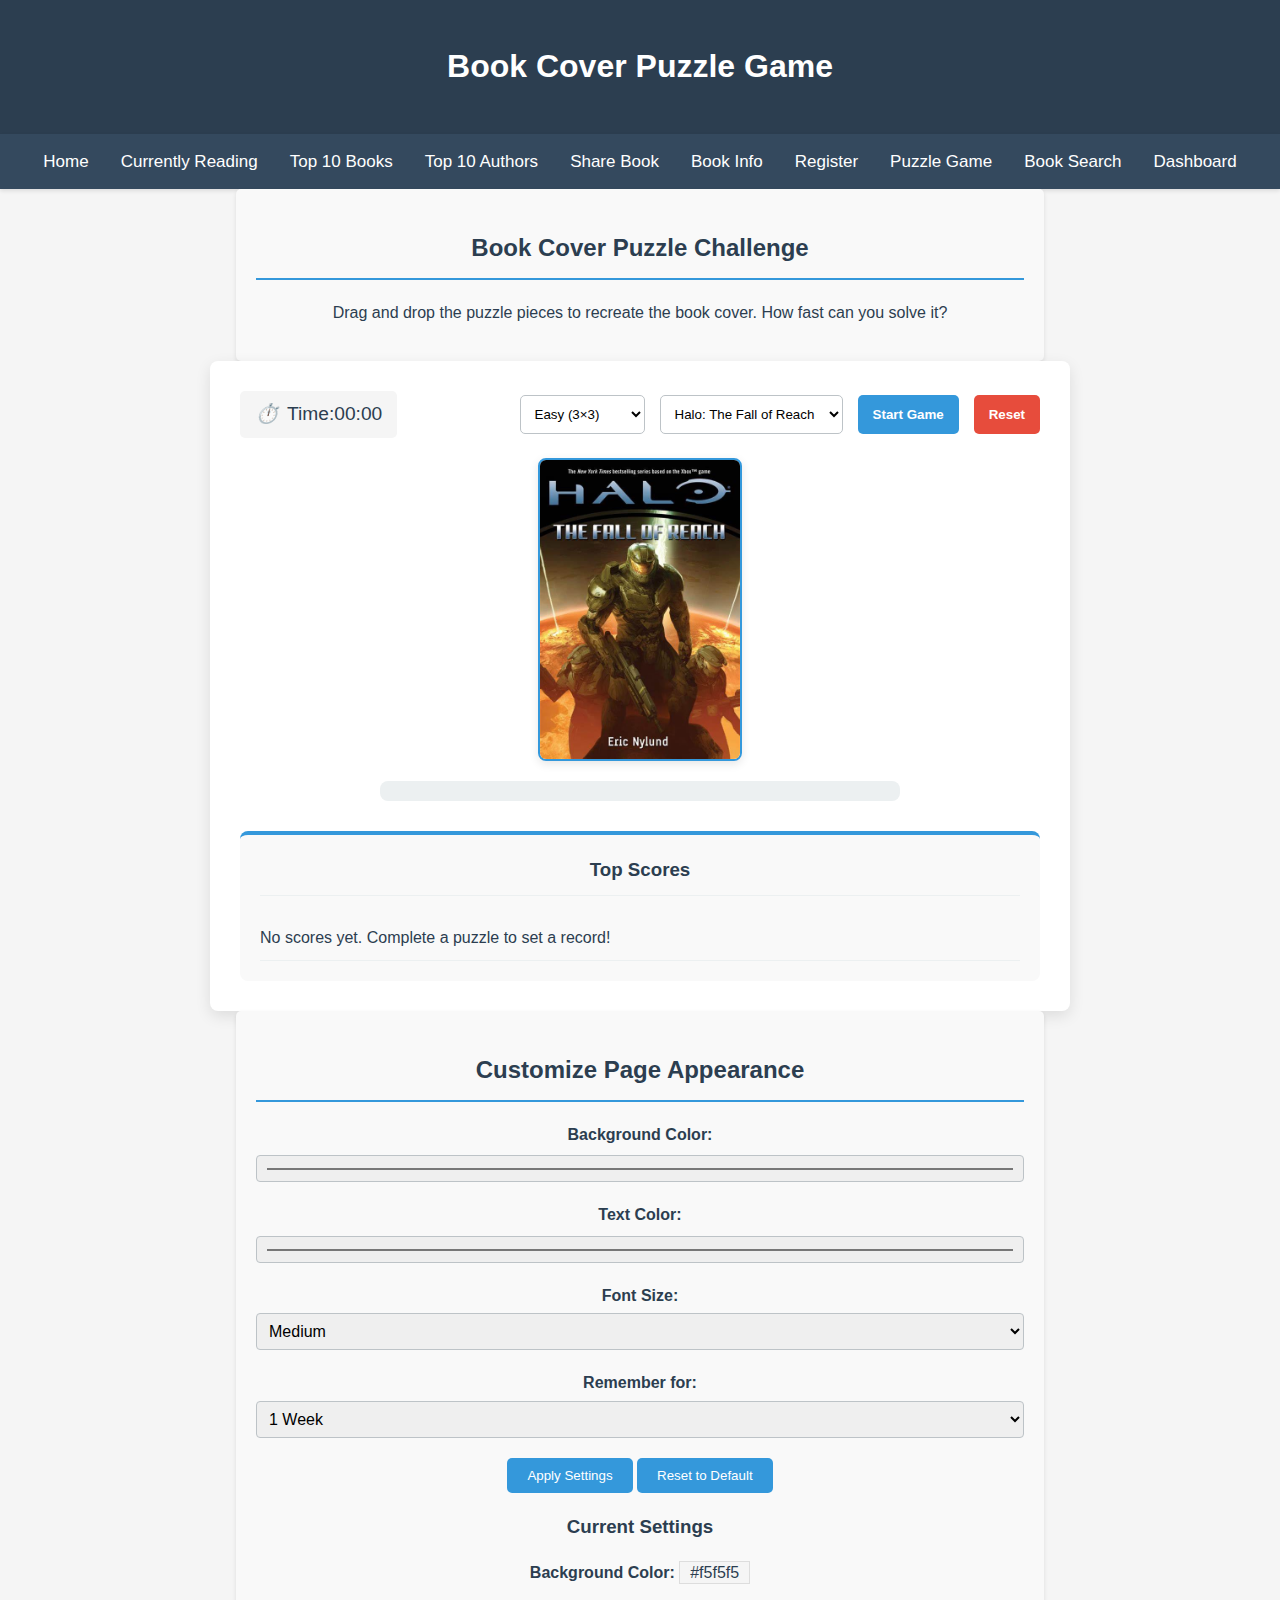
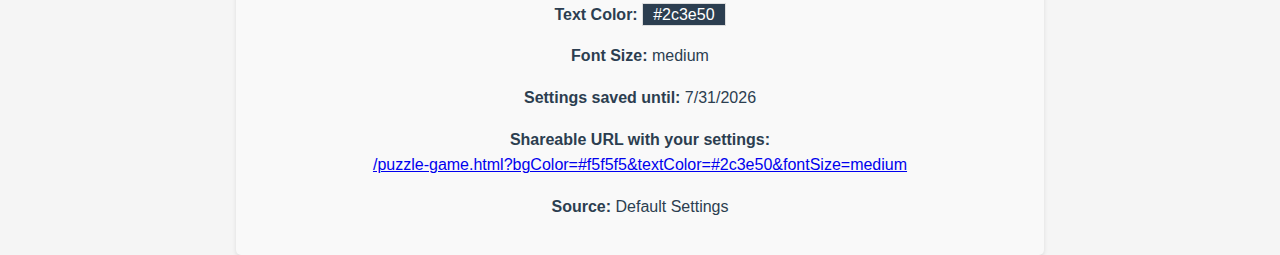
<file: puzzle-game.html>
<!DOCTYPE html>
<html lang="en">

<head>
    <meta charset="UTF-8">
    <meta name="viewport" content="width=device-width, initial-scale=1.0">
    <title>Book Cover Puzzle - Aidan Scott</title>
    <link rel="stylesheet" href="styles.css">
    <style>
        /* Puzzle-specific styles */
        .puzzle-container {
            max-width: 800px;
            margin: 0 auto;
            background-color: white;
            padding: 30px;
            border-radius: 8px;
            box-shadow: 0 5px 15px rgba(0, 0, 0, 0.1);
        }

        .puzzle-header {
            display: flex;
            justify-content: space-between;
            align-items: center;
            margin-bottom: 20px;
        }

        .timer-container {
            font-size: 1.2em;
            color: #2c3e50;
            background-color: #f5f5f5;
            padding: 8px 15px;
            border-radius: 5px;
            display: flex;
            align-items: center;
        }

        .timer-container i {
            margin-right: 8px;
        }

        .controls-container {
            display: flex;
            gap: 15px;
        }

        .puzzle-btn {
            background-color: #3498db;
            color: white;
            border: none;
            padding: 10px 15px;
            border-radius: 5px;
            cursor: pointer;
            transition: background-color 0.3s;
            font-weight: bold;
        }

        .puzzle-btn:hover {
            background-color: #2980b9;
        }

        .puzzle-btn.reset {
            background-color: #e74c3c;
        }

        .puzzle-btn.reset:hover {
            background-color: #c0392b;
        }

        .difficulty-selector {
            padding: 10px;
            border: 1px solid #bdc3c7;
            border-radius: 5px;
            background-color: white;
        }

        .puzzle-reference {
            display: flex;
            justify-content: center;
            margin-bottom: 20px;
        }

        .reference-image {
            max-width: 200px;
            height: auto;
            border: 2px solid #3498db;
            border-radius: 8px;
            box-shadow: 0 3px 10px rgba(0, 0, 0, 0.1);
        }

        .puzzle-board {
            display: grid;
            grid-template-columns: repeat(3, 1fr);
            gap: 5px;
            width: 100%;
            max-width: 500px;
            margin: 0 auto;
            position: relative;
            background-color: #ecf0f1;
            padding: 10px;
            border-radius: 8px;
        }

        .puzzle-piece {
            width: 100%;
            aspect-ratio: 1;
            cursor: grab;
            border-radius: 4px;
            background-size: 300% 300%;
            box-shadow: 0 2px 5px rgba(0, 0, 0, 0.2);
            transition: transform 0.1s ease-in-out, box-shadow 0.1s ease-in-out;
            position: relative;
        }

        .puzzle-piece:hover {
            transform: scale(1.02);
            box-shadow: 0 4px 10px rgba(0, 0, 0, 0.3);
            z-index: 2;
        }

        .puzzle-piece.correct {
            cursor: default;
            box-shadow: 0 0 0 2px #2ecc71;
            transform: scale(1);
        }

        .puzzle-piece.dragging {
            opacity: 0.8;
            transform: scale(1.05);
            box-shadow: 0 5px 15px rgba(0, 0, 0, 0.3);
            z-index: 10;
        }

        .puzzle-piece[draggable="false"] {
            cursor: default;
        }

        .drop-zone {
            width: 100%;
            aspect-ratio: 1;
            background-color: rgba(255, 255, 255, 0.7);
            border: 2px dashed #bdc3c7;
            border-radius: 4px;
            transition: background-color 0.2s;
        }

        .drop-zone.highlight {
            background-color: rgba(52, 152, 219, 0.2);
            border-color: #3498db;
        }

        .complete-message {
            display: none;
            position: absolute;
            top: 0;
            left: 0;
            width: 100%;
            height: 100%;
            background-color: rgba(46, 204, 113, 0.9);
            color: white;
            justify-content: center;
            align-items: center;
            font-size: 1.5em;
            font-weight: bold;
            text-align: center;
            border-radius: 8px;
            opacity: 0;
            transition: opacity 0.3s ease-in-out;
            z-index: 5;
        }

        .complete-message.show {
            display: flex;
            opacity: 1;
        }

        .scoreboard {
            margin-top: 30px;
            background-color: #f9f9f9;
            padding: 20px;
            border-radius: 8px;
            border-top: 4px solid #3498db;
        }

        .scoreboard h3 {
            margin-top: 0;
            color: #2c3e50;
            border-bottom: 1px solid #ecf0f1;
            padding-bottom: 10px;
        }

        .top-scores {
            max-height: 200px;
            overflow-y: auto;
        }

        .score-entry {
            display: flex;
            justify-content: space-between;
            padding: 10px 0;
            border-bottom: 1px solid #ecf0f1;
        }

        .score-date {
            color: #7f8c8d;
            font-size: 0.9em;
        }

        /* Responsive adjustments */
        @media screen and (max-width: 600px) {
            .puzzle-header {
                flex-direction: column;
                align-items: stretch;
                gap: 15px;
            }

            .controls-container {
                flex-wrap: wrap;
            }

            .puzzle-btn {
                flex: 1;
            }

            .puzzle-board {
                grid-template-columns: repeat(3, 1fr);
            }
        }
    </style>
</head>

<body>
    <header class="main-header">
        <h1>Book Cover Puzzle Game</h1>
    </header>

    <nav class="topnav">
        <a href="index.html">Home</a>
        <a href="currently-reading.html">Currently Reading</a>
        <a href="favorite-books.html">Top 10 Books</a>
        <a href="favorite-authors.html">Top 10 Authors</a>
        <a href="book-form.html">Share Book</a>
        <a href="book-info.html">Book Info</a>
        <a href="registration-form.html">Register</a>
        <a href="puzzle-game.html">Puzzle Game</a>
        <a href="book-discovery.html">Book Search</a>
        <a href="reading-dashboard.html">Dashboard</a>
    </nav>

    <section class="profile-section">
        <h2 class="section-title">Book Cover Puzzle Challenge</h2>
        <p>Drag and drop the puzzle pieces to recreate the book cover. How fast can you solve it?</p>
    </section>

    <div class="puzzle-container">
        <div class="puzzle-header">
            <div class="timer-container">
                <i>⏱️</i> Time: <span id="timer">00:00</span>
            </div>
            <div class="controls-container">
                <select id="difficulty" class="difficulty-selector">
                    <option value="3">Easy (3×3)</option>
                    <option value="4">Medium (4×4)</option>
                    <option value="5">Hard (5×5)</option>
                </select>
                <select id="bookSelect" class="difficulty-selector">
                    <option value="fall-of-reach">Halo: The Fall of Reach</option>
                    <option value="dune">Dune</option>
                    <option value="throne-of-bones">A Throne of Bones</option>
                    <option value="dracula">Dracula</option>
                </select>
                <button id="startBtn" class="puzzle-btn">Start Game</button>
                <button id="resetBtn" class="puzzle-btn reset">Reset</button>
            </div>
        </div>

        <div class="puzzle-reference">
            <img id="referenceImage" src="book-images/fall-of-reach.jpg" alt="Book Cover Reference"
                class="reference-image">
        </div>

        <div id="puzzleBoard" class="puzzle-board">
            <!-- Puzzle pieces will be dynamically added here by JavaScript -->
            <div class="complete-message" id="completeMessage">
                <div>
                    <p>Puzzle Complete! 🎉</p>
                    <p>Your time: <span id="completionTime">00:00</span></p>
                </div>
            </div>
        </div>

        <div class="scoreboard">
            <h3>Top Scores</h3>
            <div id="topScores" class="top-scores">
                <!-- Scores will be dynamically added here by JavaScript -->
                <div class="score-entry">
                    <span>No scores yet. Complete a puzzle to set a record!</span>
                </div>
            </div>
        </div>
    </div>

    <!-- Include the puzzle game script -->
    <script src="proj10.js"></script>

    <!-- Include the cookies script for theme consistency -->
    <script src="proj9.js"></script>
</body>

</html>
</file>
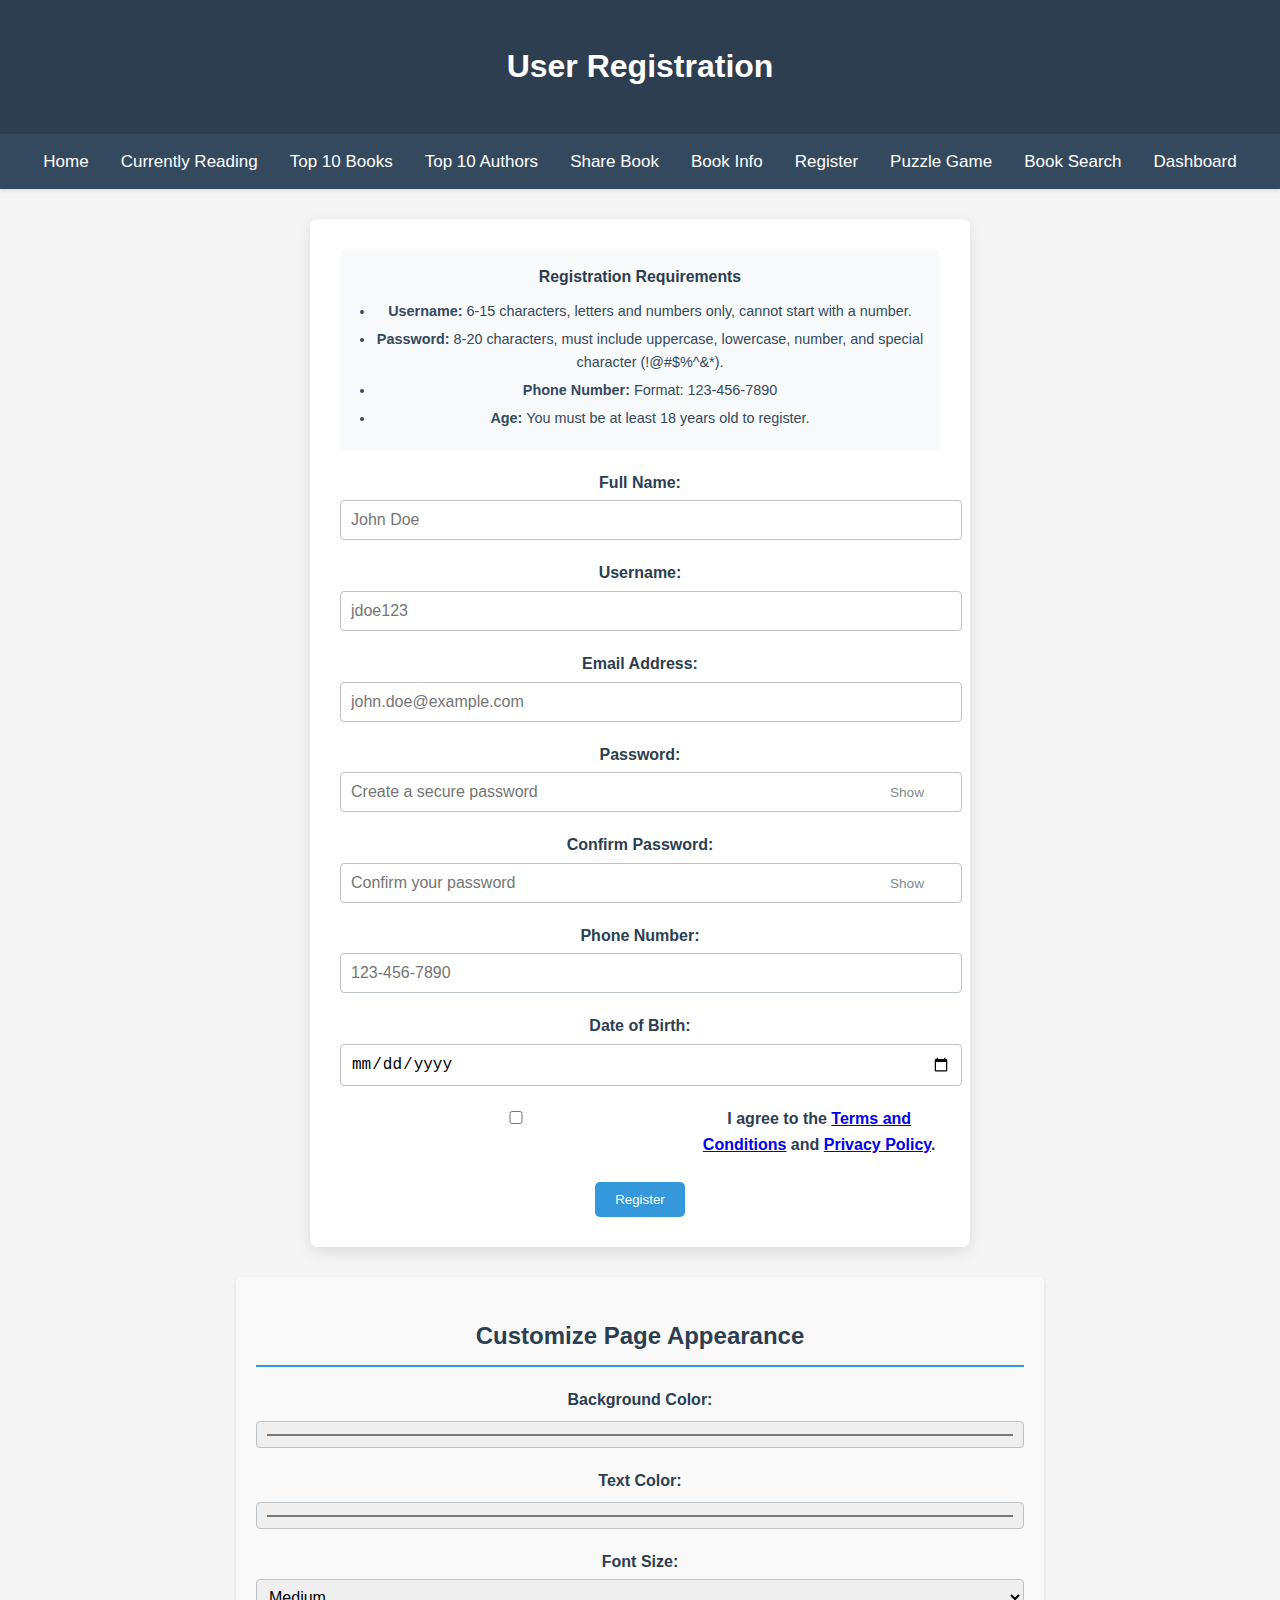
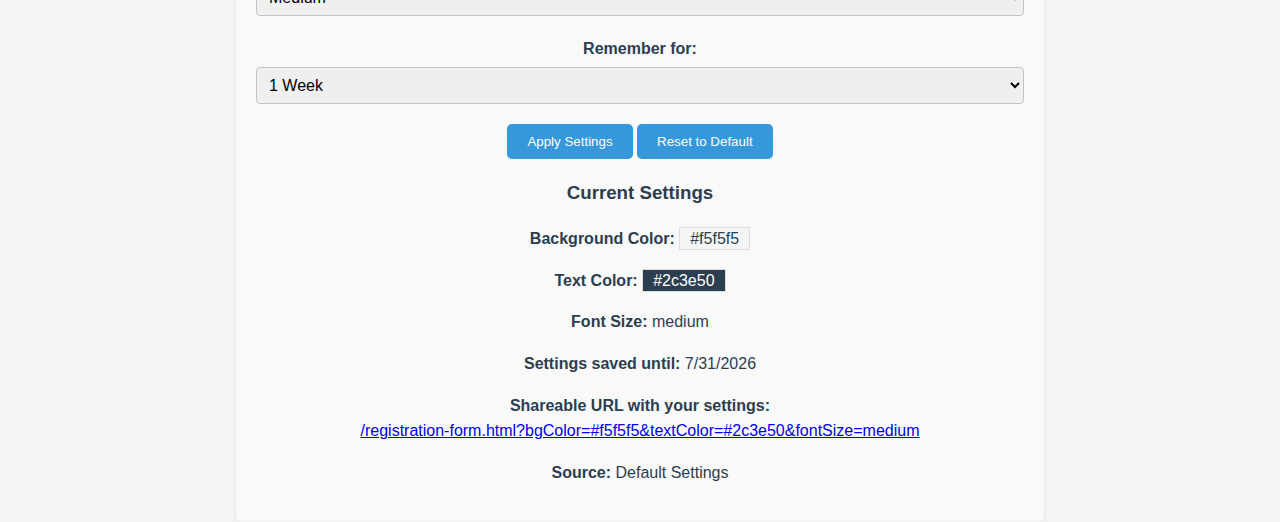
<file: registration-form.html>
<!DOCTYPE html>
<html lang="en">

<head>
    <meta charset="UTF-8">
    <meta name="viewport" content="width=device-width, initial-scale=1.0">
    <title>User Registration - Aidan Scott</title>
    <link rel="stylesheet" href="styles.css">
</head>

<body>
    <header class="main-header">
        <h1>User Registration</h1>
    </header>

    <nav class="topnav">
        <a href="index.html">Home</a>
        <a href="currently-reading.html">Currently Reading</a>
        <a href="favorite-books.html">Top 10 Books</a>
        <a href="favorite-authors.html">Top 10 Authors</a>
        <a href="book-form.html">Share Book</a>
        <a href="book-info.html">Book Info</a>
        <a href="registration-form.html">Register</a>
        <a href="puzzle-game.html">Puzzle Game</a>
        <a href="book-discovery.html">Book Search</a>
        <a href="reading-dashboard.html">Dashboard</a>
    </nav>

    <div class="registration-container">
        <div class="form-requirements">
            <h3>Registration Requirements</h3>
            <ul>
                <li><strong>Username:</strong> 6-15 characters, letters and numbers only, cannot start with a number.
                </li>
                <li><strong>Password:</strong> 8-20 characters, must include uppercase, lowercase, number, and special
                    character (!@#$%^&*).</li>
                <li><strong>Phone Number:</strong> Format: 123-456-7890</li>
                <li><strong>Age:</strong> You must be at least 18 years old to register.</li>
            </ul>
        </div>

        <form class="registration-form">
            <div class="form-field">
                <label for="fullName">Full Name:</label>
                <input type="text" name="fullName" id="fullName" placeholder="John Doe" autocomplete="name" required>
            </div>

            <div class="form-field">
                <label for="username">Username:</label>
                <input type="text" name="username" id="username" placeholder="jdoe123" autocomplete="username" required>
            </div>

            <div class="form-field">
                <label for="email">Email Address:</label>
                <input type="email" name="email" id="email" placeholder="john.doe@example.com" autocomplete="email"
                    required>
            </div>

            <div class="form-field">
                <label for="password">Password:</label>
                <div class="password-field">
                    <input type="password" name="password" id="password" placeholder="Create a secure password"
                        autocomplete="new-password" required>
                    <button type="button" class="toggle-password" data-target="#password">Show</button>
                </div>
            </div>

            <div class="form-field">
                <label for="confirmPassword">Confirm Password:</label>
                <div class="password-field">
                    <input type="password" name="confirmPassword" id="confirmPassword"
                        placeholder="Confirm your password" autocomplete="new-password" required>
                    <button type="button" class="toggle-password" data-target="#confirmPassword">Show</button>
                </div>
            </div>

            <div class="form-field">
                <label for="phone">Phone Number:</label>
                <input type="tel" name="phone" id="phone" placeholder="123-456-7890" autocomplete="tel" required>
            </div>

            <div class="form-field">
                <label for="dateOfBirth">Date of Birth:</label>
                <input type="date" name="dateOfBirth" id="dateOfBirth" autocomplete="bday" required>
            </div>

            <div class="form-field">
                <div class="checkbox-container">
                    <input type="checkbox" name="agreeTerms" id="agreeTerms" required>
                    <label for="agreeTerms">I agree to the <a href="#">Terms and Conditions</a> and <a href="#">Privacy
                            Policy</a>.</label>
                </div>
            </div>

            <button type="submit" class="submit-btn">Register</button>
        </form>
    </div>

    <script src="proj6.js"></script>

    <!-- Include the cookies script -->
    <script src="proj9.js"></script>
</body>

</html>
</file>
<file: styles.css>
/* Base Styles */
body {
    font-family: Arial, sans-serif;
    line-height: 1.6;
    margin: 0;
    padding: 0;
    background-color: #f5f5f5;
    text-align: center;
    /* Center all text by default */
}

/* Header Styles */
.main-header {
    background-color: #2c3e50;
    color: white;
    padding: 20px;
    text-align: center;
}

.header-info {
    margin-top: 10px;
    font-size: 1.1em;
}

/* Navigation Styles */
.topnav {
    background-color: #34495e;
    overflow: hidden;
    box-shadow: 0 2px 4px rgba(0, 0, 0, 0.1);
    display: flex;
    justify-content: center;
    /* Centering navigation links */
    align-items: center;
    flex-wrap: wrap;
}

.topnav a {
    display: inline-block;
    color: white;
    text-align: center;
    padding: 14px 16px;
    text-decoration: none;
    font-size: 17px;
    transition: background-color 0.3s;
}

.topnav a:hover {
    background-color: #2c3e50;
    color: white;
}

.topnav a.active {
    background-color: #3498db;
    color: white;
}

/* Section Styles */
.profile-section {
    padding: 20px;
    margin: auto;
    width: 60%;
    background-color: #f9f9f9;
    border-radius: 5px;
    box-shadow: 0 2px 4px rgba(0, 0, 0, 0.1);
    text-align: center;
    /* Ensures content inside is centered */
}

/* Bio List Centering */
.bio-list {
    list-style: none;
    padding: 0;
    text-align: center;
    display: inline-block;
}

/* Section Titles */
.section-title {
    color: #2c3e50;
    border-bottom: 2px solid #3498db;
    padding-bottom: 10px;
    margin-bottom: 20px;
}

/* Book Section Styles */
.book-section {
    background-color: #ffffff;
    padding: 15px;
    margin-bottom: 20px;
    border-radius: 5px;
    box-shadow: 0 2px 4px rgba(0, 0, 0, 0.1);
}

/* Book Grid Styles */
.book-grid {
    display: grid;
    grid-template-columns: repeat(auto-fit, minmax(300px, 1fr));
    gap: 20px;
    padding: 20px;
    justify-content: center;
}

.book-card {
    background: white;
    border-radius: 8px;
    padding: 15px;
    box-shadow: 0 2px 4px rgba(0, 0, 0, 0.1);
    transition: transform 0.2s;
}

.book-card:hover {
    transform: translateY(-5px);
}

.book-card img {
    width: 100%;
    height: 400px;
    object-fit: contain;
    border-radius: 4px;
    background-color: #f5f5f5;
}

.book-info {
    margin-top: 15px;
}

.book-info h3 {
    color: #2c3e50;
    margin: 0 0 10px 0;
}

.book-author {
    color: #34495e;
    font-weight: bold;
    margin: 5px 0;
}

.book-genre {
    color: #7f8c8d;
    font-style: italic;
    margin: 5px 0;
}

.book-review {
    margin-top: 10px;
    font-size: 0.9em;
    line-height: 1.6;
    color: #2c3e50;
}

/* Author Grid Styles */
.author-grid {
    display: grid;
    grid-template-columns: repeat(auto-fit, minmax(300px, 1fr));
    gap: 20px;
    padding: 20px;
    justify-content: center;
}

.author-card {
    background: white;
    border-radius: 8px;
    padding: 15px;
    box-shadow: 0 2px 4px rgba(0, 0, 0, 0.1);
    transition: transform 0.2s;
}

.author-card:hover {
    transform: translateY(-5px);
}

.author-card img {
    width: 100%;
    height: 300px;
    object-fit: cover;
    border-radius: 8px;
}

.author-info {
    margin-top: 15px;
    text-align: center;
}

.author-info h3 {
    color: #2c3e50;
    margin: 10px 0;
}

.author-books {
    list-style: none;
    padding: 0;
    margin: 10px 0;
}

.author-books li {
    padding: 5px 0;
    color: #34495e;
}

/* Form Styles */
.form-group {
    margin-bottom: 15px;
}

.form-group label {
    display: block;
    margin-bottom: 5px;
    color: #2c3e50;
}

.form-group input {
    width: 100%;
    padding: 8px;
    border: 1px solid #bdc3c7;
    border-radius: 4px;
}

/* Button Styles */
.submit-btn {
    background-color: #3498db;
    color: white;
    padding: 10px 20px;
    border: none;
    border-radius: 5px;
    cursor: pointer;
    transition: background-color 0.3s;
    text-align: center;
}

.submit-btn:hover {
    background-color: #2980b9;
}

/* Social Link Styles */
.social-link {
    display: inline-block;
    padding: 10px 20px;
    background-color: #3498db;
    color: white;
    text-decoration: none;
    border-radius: 5px;
    transition: background-color 0.3s;
}

.social-link:hover {
    background-color: #2980b9;
}

/* Special Section Styles */
#project-idea {
    background-color: #e8f6f3;
    border-left: 4px solid #2ecc71;
}

/* Bio List Styles */
.bio-list li {
    padding: 8px 0;
    border-bottom: 1px solid #ecf0f1;
}

.bio-list li:last-child {
    border-bottom: none;
}

/* Responsive Design */
@media screen and (max-width: 768px) {
    .profile-section {
        width: 80%;
    }

    .book-grid,
    .author-grid {
        grid-template-columns: repeat(auto-fit, minmax(250px, 1fr));
        padding: 10px;
    }
}

@media screen and (max-width: 480px) {
    .profile-section {
        width: 90%;
        padding: 10px;
    }

    .book-grid,
    .author-grid {
        grid-template-columns: repeat(auto-fit, minmax(200px, 1fr));
    }
}

/* *** PROJECT 5: REQUIREMENT #1: Overlay styling with opacity and positioning *** */
.overlay {
    position: fixed;
    top: 0;
    left: 0;
    width: 100%;
    height: 100%;
    background-color: rgba(0, 0, 0, 0.8);
    /* Darkened background with opacity */
    display: none;
    justify-content: center;
    align-items: center;
    z-index: 1000;
    opacity: 0;
    transition: opacity 0.3s ease;
}

.overlay.active {
    opacity: 1;
}

.lightbox-container {
    position: relative;
    max-width: 90%;
    max-height: 90%;
    background-color: rgba(255, 255, 255, 0.1);
    border-radius: 8px;
    padding: 10px;
    box-shadow: 0 0 25px rgba(255, 255, 255, 0.2);
}

.lightbox-image {
    max-width: 100%;
    max-height: 80vh;
    display: block;
    border: 3px solid rgba(255, 255, 255, 0.5);
    border-radius: 4px;
    transition: all 0.3s ease;
}

.close-button {
    position: absolute;
    top: -15px;
    right: -15px;
    font-size: 30px;
    color: white;
    background-color: rgba(0, 0, 0, 0.7);
    width: 40px;
    height: 40px;
    border-radius: 50%;
    display: flex;
    justify-content: center;
    align-items: center;
    cursor: pointer;
    transition: background-color 0.3s;
}

.close-button:hover {
    background-color: rgba(255, 0, 0, 0.7);
}

.swap-button {
    position: absolute;
    bottom: -50px;
    left: 50%;
    transform: translateX(-50%);
    padding: 10px 20px;
    background-color: rgba(52, 152, 219, 0.8);
    color: white;
    border: none;
    border-radius: 5px;
    font-size: 16px;
    cursor: pointer;
    transition: background-color 0.3s;
}

.swap-button:hover {
    background-color: rgba(41, 128, 185, 0.9);
}

/* *** REQUIREMENT #2: Styling for default page images *** */
.default-page-image {
    display: block;
    max-width: 200px;
    height: auto;
    margin: 20px auto;
    border-radius: 8px;
    box-shadow: 0 4px 8px rgba(0, 0, 0, 0.2);
    transition: transform 0.3s ease;
}

.default-page-image:hover {
    transform: scale(1.05);
}

/* Make all book images clickable */
.book-card img,
.author-card img {
    cursor: pointer;
    transition: transform 0.2s ease;
}

.book-card img:hover,
.author-card img:hover {
    transform: scale(1.03);
    box-shadow: 0 5px 15px rgba(0, 0, 0, 0.2);
}

/* *** PROJECT 5: REQUIREMENT #1: Styles for the featured author spotlight with opacity and positioning *** */
.author-spotlight {
    display: flex;
    flex-direction: column;
    align-items: center;
    background-color: rgba(44, 62, 80, 0.1);
    padding: 20px;
    border-radius: 8px;
    margin-bottom: 30px;
    position: relative;
    overflow: hidden;
}

/* Media query for larger screens */
@media screen and (min-width: 768px) {
    .author-spotlight {
        flex-direction: row;
        justify-content: space-between;
    }

    .featured-author-image {
        max-width: 250px;
        margin-right: 30px;
        margin-bottom: 0;
    }

    .featured-author-info {
        flex: 1;
        text-align: left;
    }
}

.featured-author-image {
    width: 100%;
    max-width: 200px;
    height: auto;
    border-radius: 50%;
    border: 4px solid white;
    box-shadow: 0 4px 10px rgba(0, 0, 0, 0.2);
    margin-bottom: 20px;
    transition: transform 0.3s ease;
    position: relative;
    z-index: 2;
}

.featured-author-image:hover {
    transform: scale(1.05);
    box-shadow: 0 6px 15px rgba(0, 0, 0, 0.3);
}

.featured-author-info {
    text-align: center;
    position: relative;
    z-index: 2;
}

.featured-author-info h3 {
    color: #2c3e50;
    font-size: 1.8em;
    margin-bottom: 15px;
    position: relative;
    display: inline-block;
}

.featured-author-info h3:after {
    content: '';
    position: absolute;
    bottom: -5px;
    left: 0;
    width: 100%;
    height: 2px;
    background-color: #3498db;
    transform: scaleX(0);
    transition: transform 0.3s ease;
}

.featured-author-info h3:hover:after {
    transform: scaleX(1);
}

.featured-author-info p {
    line-height: 1.6;
    color: #34495e;
    max-width: 600px;
    margin: 0 auto;
}

/* Background decoration with opacity */
.author-spotlight:before {
    content: '';
    position: absolute;
    top: -50%;
    right: -50%;
    width: 200px;
    height: 200px;
    background-color: rgba(52, 152, 219, 0.1);
    border-radius: 50%;
    z-index: 1;
}

.author-spotlight:after {
    content: '';
    position: absolute;
    bottom: -30%;
    left: -10%;
    width: 150px;
    height: 150px;
    background-color: rgba(46, 204, 113, 0.1);
    border-radius: 50%;
    z-index: 1;
}

.featured-book-section {
    margin-bottom: 40px;
    background-color: #f9f9f9;
    position: relative;
    overflow: hidden;
}

.featured-book-section::before {
    content: '';
    position: absolute;
    top: -20px;
    right: -20px;
    width: 150px;
    height: 150px;
    background: radial-gradient(circle, rgba(52, 152, 219, 0.2) 0%, rgba(52, 152, 219, 0) 70%);
    border-radius: 50%;
    z-index: 1;
}

.featured-book-section::after {
    content: '';
    position: absolute;
    bottom: -30px;
    left: -30px;
    width: 200px;
    height: 200px;
    background: radial-gradient(circle, rgba(142, 68, 173, 0.15) 0%, rgba(142, 68, 173, 0) 70%);
    border-radius: 50%;
    z-index: 1;
}

.featured-book-container {
    display: flex;
    flex-direction: column;
    align-items: center;
    position: relative;
    z-index: 2;
    padding: 20px;
}

@media screen and (min-width: 768px) {
    .featured-book-container {
        flex-direction: row;
        align-items: flex-start;
    }

    .featured-book-image-container {
        flex: 0 0 40%;
        margin-right: 30px;
        margin-bottom: 0;
    }

    .featured-book-details {
        flex: 0 0 60%;
        text-align: left;
    }
}

.featured-book-image-container {
    position: relative;
    margin-bottom: 20px;
    padding: 10px;
    background-color: white;
    box-shadow: 0 5px 15px rgba(0, 0, 0, 0.1);
    border-radius: 8px;
    max-width: 300px;
    transform: rotate(-2deg);
    transition: transform 0.3s ease, box-shadow 0.3s ease;
}

.featured-book-image-container:hover {
    transform: rotate(0deg) scale(1.02);
    box-shadow: 0 8px 20px rgba(0, 0, 0, 0.15);
}

.featured-book-image {
    width: 100%;
    height: auto;
    border-radius: 4px;
    cursor: pointer;
}

.image-caption {
    font-size: 0.8em;
    color: #7f8c8d;
    margin-top: 8px;
    text-align: center;
    font-style: italic;
    opacity: 0.8;
}

.featured-book-details {
    padding: 15px;
    background-color: rgba(255, 255, 255, 0.7);
    border-radius: 8px;
    position: relative;
}

.featured-book-details h3 {
    color: #2c3e50;
    font-size: 1.8em;
    margin: 0 0 10px 0;
    position: relative;
    display: inline-block;
}

.featured-book-details h3::after {
    content: '';
    position: absolute;
    left: 0;
    bottom: -5px;
    width: 60%;
    height: 3px;
    background: linear-gradient(to right, #8e44ad, rgba(142, 68, 173, 0.3));
    border-radius: 2px;
}

.featured-book-author {
    color: #34495e;
    font-size: 1.2em;
    font-style: italic;
    margin-top: 0;
    margin-bottom: 15px;
}

.featured-book-description {
    line-height: 1.6;
    color: #2c3e50;
    margin-bottom: 20px;
    position: relative;
}

.featured-book-details-list {
    padding-left: 20px;
    margin-bottom: 25px;
}

.featured-book-details-list li {
    margin-bottom: 8px;
    color: #34495e;
    position: relative;
}

.featured-book-details-list li::before {
    content: '•';
    color: #8e44ad;
    font-weight: bold;
    display: inline-block;
    width: 1em;
    margin-left: -1em;
}

.featured-book-cta {
    background-color: #8e44ad;
    color: white;
    border: none;
    padding: 10px 25px;
    border-radius: 5px;
    font-size: 1em;
    cursor: pointer;
    transition: background-color 0.3s, transform 0.2s;
    position: relative;
    overflow: hidden;
    display: inline-block;
    text-decoration: none;
    text-align: center;
}

.featured-book-cta:hover {
    background-color: #9b59b6;
    transform: translateY(-2px);
}

.featured-book-cta:active {
    transform: translateY(0);
}

.featured-book-cta::after {
    content: '';
    position: absolute;
    top: -50%;
    left: -50%;
    width: 200%;
    height: 200%;
    background: rgba(255, 255, 255, 0.1);
    transform: rotate(30deg);
    transition: transform 0.5s;
    opacity: 0;
}

.featured-book-cta:hover::after {
    transform: rotate(0deg);
    opacity: 1;
}

.finished-reading-section {
    background-color: #f5f5f5;
    padding: 30px;
    margin-bottom: 40px;
    border-radius: 8px;
    box-shadow: 0 2px 15px rgba(0, 0, 0, 0.05);
    position: relative;
    overflow: hidden;
}

.finished-reading-section::before {
    content: '';
    position: absolute;
    top: -50px;
    right: -50px;
    width: 200px;
    height: 200px;
    background: radial-gradient(circle, rgba(26, 188, 156, 0.15) 0%, rgba(26, 188, 156, 0) 70%);
    border-radius: 50%;
    z-index: 1;
}

.finished-reading-section::after {
    content: '';
    position: absolute;
    bottom: -70px;
    left: 30%;
    width: 250px;
    height: 250px;
    background: radial-gradient(circle, rgba(41, 128, 185, 0.1) 0%, rgba(41, 128, 185, 0) 70%);
    border-radius: 50%;
    z-index: 1;
}

.finished-book-container {
    display: flex;
    flex-direction: column;
    position: relative;
    z-index: 2;
}

@media screen and (min-width: 768px) {
    .finished-book-container {
        flex-direction: row;
        align-items: flex-start;
    }

    .finished-book-image-column {
        flex: 0 0 35%;
        margin-right: 30px;
        margin-bottom: 0;
    }

    .finished-book-details-column {
        flex: 0 0 65%;
    }
}

.finished-book-image-column {
    position: relative;
    margin-bottom: 20px;
    align-self: center;
}

.finished-book-image {
    max-width: 250px;
    height: auto;
    border-radius: 8px;
    box-shadow: 0 5px 15px rgba(0, 0, 0, 0.2);
    transition: transform 0.3s ease;
    cursor: pointer;
}

.finished-book-image:hover {
    transform: scale(1.03) rotate(1deg);
}

.image-overlay-text {
    position: absolute;
    top: 20px;
    right: -15px;
    background-color: rgba(46, 204, 113, 0.9);
    color: white;
    padding: 8px 20px;
    border-radius: 4px;
    transform: rotate(45deg);
    font-weight: bold;
    letter-spacing: 1px;
    box-shadow: 0 2px 5px rgba(0, 0, 0, 0.2);
    z-index: 3;
}

.finished-book-details-column h3 {
    color: #2c3e50;
    font-size: 1.8em;
    margin-top: 0;
    margin-bottom: 10px;
}

.rating-container {
    display: flex;
    align-items: center;
    margin: 15px 0;
}

.rating-label {
    margin-right: 10px;
    font-weight: bold;
    color: #34495e;
}

.star-rating {
    display: inline-flex;
}

.star {
    font-size: 24px;
    margin-right: 5px;
}

.star.filled {
    color: #f1c40f;
    text-shadow: 0 0 2px rgba(0, 0, 0, 0.3);
}

.star.empty {
    color: #bdc3c7;
}

.completion-date {
    font-style: italic;
    color: #7f8c8d;
    margin-bottom: 20px;
}

.book-review {
    line-height: 1.6;
    color: #34495e;
    background-color: rgba(255, 255, 255, 0.7);
    padding: 15px;
    border-radius: 8px;
    position: relative;
    margin-bottom: 25px;
}

.book-review::before {
    content: '"';
    font-size: 60px;
    color: rgba(52, 152, 219, 0.2);
    position: absolute;
    top: -15px;
    left: 5px;
    font-family: Georgia, serif;
}

.book-stats-container {
    background-color: rgba(236, 240, 241, 0.7);
    padding: 15px;
    border-radius: 8px;
    border-left: 4px solid #3498db;
}

.book-stats-container h4 {
    color: #2c3e50;
    margin-top: 0;
    margin-bottom: 10px;
}

.stats-list {
    list-style-type: none;
    padding-left: 5px;
    margin: 0;
}

.stats-list li {
    padding: 5px 0;
    color: #34495e;
    display: flex;
    align-items: center;
}

.stats-list li::before {
    content: '•';
    color: #3498db;
    font-weight: bold;
    display: inline-block;
    width: 1em;
    margin-right: 5px;
}

.welcome-banner {
    display: flex;
    flex-direction: column;
    background-color: #f9f9f9;
    border-radius: 10px;
    margin: 30px auto;
    padding: 30px;
    box-shadow: 0 5px 15px rgba(0, 0, 0, 0.05);
    max-width: 1000px;
    position: relative;
    overflow: hidden;
    z-index: 2;
}

/* Decorative elements with opacity */
.welcome-banner::before {
    content: '';
    position: absolute;
    top: -50px;
    right: -50px;
    width: 250px;
    height: 250px;
    background: radial-gradient(circle, rgba(52, 152, 219, 0.08) 0%, rgba(52, 152, 219, 0) 70%);
    border-radius: 50%;
    z-index: 1;
}

.welcome-banner::after {
    content: '';
    position: absolute;
    bottom: -80px;
    left: 10%;
    width: 300px;
    height: 300px;
    background: radial-gradient(circle, rgba(46, 204, 113, 0.05) 0%, rgba(46, 204, 113, 0) 70%);
    border-radius: 50%;
    z-index: 1;
}

@media screen and (min-width: 768px) {
    .welcome-banner {
        flex-direction: row;
        align-items: center;
    }

    .profile-image-column {
        flex: 0 0 35%;
        margin-right: 30px;
        margin-bottom: 0;
    }

    .welcome-text-column {
        flex: 0 0 65%;
        text-align: left;
    }
}

.profile-image-column {
    position: relative;
    margin-bottom: 25px;
    align-self: center;
    z-index: 3;
}

.image-frame {
    position: relative;
    padding: 10px;
    background-color: white;
    box-shadow: 0 5px 15px rgba(0, 0, 0, 0.1);
    border-radius: 10px;
    transform: rotate(-2deg);
    transition: transform 0.3s ease;
}

.image-frame:hover {
    transform: rotate(0deg);
}

.image-frame::before {
    content: '';
    position: absolute;
    top: 0;
    left: 0;
    right: 0;
    bottom: 0;
    border: 1px solid rgba(0, 0, 0, 0.1);
    border-radius: 10px;
    z-index: 2;
}

.profile-photo {
    display: block;
    max-width: 100%;
    height: auto;
    border-radius: 5px;
    transition: filter 0.3s ease;
    cursor: pointer;
}

.profile-photo:hover {
    filter: brightness(1.05);
}

.welcome-text-column {
    position: relative;
    z-index: 3;
    text-align: center;
}

.welcome-text-column h2 {
    color: #2c3e50;
    font-size: 1.8em;
    margin-top: 0;
    margin-bottom: 15px;
    position: relative;
    display: inline-block;
}

.welcome-text-column h2::after {
    content: '';
    position: absolute;
    left: 0;
    bottom: -5px;
    width: 100%;
    height: 2px;
    background: linear-gradient(to right, #3498db, rgba(52, 152, 219, 0.2));
    transform: scaleX(0.7);
    transform-origin: left;
    transition: transform 0.3s ease;
}

.welcome-text-column h2:hover::after {
    transform: scaleX(1);
}

.welcome-message {
    line-height: 1.6;
    color: #34495e;
    margin-bottom: 25px;
    max-width: 600px;
    margin-left: auto;
    margin-right: auto;
}

.book-quote {
    background-color: rgba(255, 255, 255, 0.7);
    border-left: 4px solid #3498db;
    padding: 15px;
    margin: 25px 0;
    position: relative;
    font-style: italic;
}

.book-quote::before {
    content: '"';
    position: absolute;
    top: -10px;
    left: 10px;
    font-size: 40px;
    color: rgba(52, 152, 219, 0.2);
    font-family: Georgia, serif;
}

.book-quote p {
    margin: 0 0 10px 0;
    color: #2c3e50;
}

.book-quote cite {
    display: block;
    color: #7f8c8d;
    font-size: 0.9em;
    text-align: right;
}

.welcome-cta-button {
    display: inline-block;
    background-color: #3498db;
    color: white;
    text-decoration: none;
    padding: 12px 25px;
    border-radius: 5px;
    font-weight: bold;
    margin-top: 15px;
    transition: background-color 0.3s, transform 0.2s;
    position: relative;
    overflow: hidden;
}

.welcome-cta-button:hover {
    background-color: #2980b9;
    transform: translateY(-2px);
}

.welcome-cta-button:active {
    transform: translateY(0);
}

.welcome-cta-button::after {
    content: '';
    position: absolute;
    top: -50%;
    left: -50%;
    width: 200%;
    height: 200%;
    background: rgba(255, 255, 255, 0.1);
    transform: rotate(30deg);
    transition: transform 0.5s;
    opacity: 0;
}

.welcome-cta-button:hover::after {
    transform: rotate(0deg);
    opacity: 1;
}

.example-section {
    background-color: #f5f5f5;
    padding: 30px;
    margin: 30px auto;
    border-radius: 8px;
    box-shadow: 0 3px 10px rgba(0, 0, 0, 0.05);
    max-width: 900px;
    position: relative;
    overflow: hidden;
}

/* Decorative elements with opacity */
.example-section::before {
    content: '';
    position: absolute;
    top: -30px;
    right: -30px;
    width: 180px;
    height: 180px;
    background: radial-gradient(circle, rgba(41, 128, 185, 0.1) 0%, rgba(41, 128, 185, 0) 70%);
    border-radius: 50%;
    z-index: 1;
}

.example-section::after {
    content: '';
    position: absolute;
    bottom: -60px;
    left: 20%;
    width: 220px;
    height: 220px;
    background: radial-gradient(circle, rgba(39, 174, 96, 0.08) 0%, rgba(39, 174, 96, 0) 75%);
    border-radius: 50%;
    z-index: 1;
}

.example-container {
    display: flex;
    flex-direction: column;
    position: relative;
    z-index: 2;
}

@media screen and (min-width: 768px) {
    .example-container {
        flex-direction: row;
        align-items: flex-start;
    }

    .example-image-column {
        flex: 0 0 30%;
        margin-right: 30px;
        margin-bottom: 0;
    }

    .example-content-column {
        flex: 0 0 70%;
    }
}

.example-image-column {
    margin-bottom: 25px;
    align-self: center;
}

.example-image-frame {
    position: relative;
    padding: 10px;
    background-color: white;
    box-shadow: 0 5px 15px rgba(0, 0, 0, 0.1);
    border-radius: 8px;
    max-width: 220px;
    margin: 0 auto;
    transform: rotate(2deg);
    transition: transform 0.3s ease;
}

.example-image-frame::before {
    content: '';
    position: absolute;
    top: 0;
    left: 0;
    width: 100%;
    height: 100%;
    background: linear-gradient(135deg,
            rgba(255, 255, 255, 0.2) 0%,
            rgba(255, 255, 255, 0) 50%,
            rgba(0, 0, 0, 0.05) 100%);
    border-radius: 8px;
    z-index: 2;
    pointer-events: none;
}

.example-image-frame:hover {
    transform: rotate(0deg) scale(1.02);
}

.example-book-image {
    width: 100%;
    height: auto;
    border-radius: 4px;
    display: block;
    transition: filter 0.3s ease;
    cursor: pointer;
}

.example-book-image:hover {
    filter: brightness(1.05);
}

.example-content-column {
    position: relative;
}

.example-content-column h3 {
    color: #2c3e50;
    margin-top: 0;
    margin-bottom: 15px;
    font-size: 1.5em;
    position: relative;
    display: inline-block;
}

.example-content-column h3::after {
    content: '';
    position: absolute;
    left: 0;
    bottom: -5px;
    width: 60%;
    height: 2px;
    background-color: #27ae60;
    transform-origin: left;
    transform: scaleX(1);
    transition: transform 0.3s ease;
}

.example-content-column h3:hover::after {
    transform: scaleX(1.2);
}

.example-data {
    background-color: rgba(255, 255, 255, 0.7);
    border-radius: 8px;
    padding: 20px;
    margin-bottom: 20px;
    position: relative;
}

.example-list {
    margin: 0;
    padding: 0;
}

.example-term {
    color: #34495e;
    font-weight: bold;
    margin-bottom: 5px;
}

.example-definition {
    margin: 0 0 15px 0;
    padding: 0 0 0 15px;
    color: #2c3e50;
    line-height: 1.5;
}

.example-definition:last-child {
    margin-bottom: 0;
}

.helper-text {
    color: #7f8c8d;
    font-style: italic;
    margin-bottom: 20px;
    position: relative;
    padding-left: 20px;
}

.helper-text::before {
    content: '💡';
    position: absolute;
    left: 0;
    top: 0;
}

.use-example-button {
    background-color: #27ae60;
    color: white;
    border: none;
    padding: 10px 20px;
    border-radius: 5px;
    font-size: 1em;
    cursor: pointer;
    transition: background-color 0.3s, transform 0.2s;
    position: relative;
    overflow: hidden;
}

.use-example-button:hover {
    background-color: #2ecc71;
    transform: translateY(-2px);
}

.use-example-button:active {
    transform: translateY(0);
}

.use-example-button::after {
    content: '';
    position: absolute;
    top: -50%;
    left: -50%;
    width: 200%;
    height: 200%;
    background: rgba(255, 255, 255, 0.1);
    transform: rotate(45deg);
    transition: transform 0.5s;
    opacity: 0;
}

.use-example-button:hover::after {
    transform: rotate(0deg);
    opacity: 1;
}

/* Styles for book form page */
.form-field {
    margin-bottom: 20px;
}

.form-field label {
    display: block;
    margin-bottom: 5px;
    color: #2c3e50;
    font-weight: bold;
}

.form-field input,
.form-field select,
.form-field textarea {
    width: 100%;
    padding: 8px;
    border: 1px solid #bdc3c7;
    border-radius: 4px;
    font-size: 16px;
}

.form-field textarea {
    resize: vertical;
}

.result-message {
    margin-top: 20px;
    padding: 20px;
    background-color: #e8f6f3;
    border-radius: 5px;
    border-left: 4px solid #2ecc71;
}

.book-details {
    margin-top: 15px;
    padding-top: 15px;
    border-top: 1px solid #bdc3c7;
}

.submission-example-section {
    background-color: #f9f9f9;
    padding: 30px;
    margin-bottom: 30px;
    border-radius: 10px;
    box-shadow: 0 5px 15px rgba(0, 0, 0, 0.05);
    position: relative;
    overflow: hidden;
}

/* Decorative elements with opacity */
.submission-example-section::before {
    content: '';
    position: absolute;
    top: -40px;
    right: -40px;
    width: 200px;
    height: 200px;
    background: radial-gradient(circle, rgba(142, 68, 173, 0.1) 0%, rgba(142, 68, 173, 0) 70%);
    border-radius: 50%;
    z-index: 1;
}

.submission-example-section::after {
    content: '';
    position: absolute;
    bottom: -50px;
    left: 15%;
    width: 250px;
    height: 250px;
    background: radial-gradient(circle, rgba(52, 152, 219, 0.08) 0%, rgba(52, 152, 219, 0) 75%);
    border-radius: 50%;
    z-index: 1;
}

.submission-container {
    display: flex;
    flex-direction: column;
    position: relative;
    z-index: 2;
}

@media screen and (min-width: 768px) {
    .submission-container {
        flex-direction: row;
        align-items: flex-start;
    }

    .submission-image-section {
        flex: 0 0 30%;
        margin-right: 30px;
        margin-bottom: 0;
    }

    .submission-details-section {
        flex: 0 0 70%;
    }
}

.submission-image-section {
    margin-bottom: 25px;
    text-align: center;
}

.submission-image-frame {
    position: relative;
    padding: 15px;
    background-color: white;
    box-shadow: 0 5px 15px rgba(0, 0, 0, 0.1);
    border-radius: 10px;
    display: inline-block;
    transform: rotate(-3deg);
    transition: transform 0.3s ease, box-shadow 0.3s ease;
    max-width: 250px;
    margin: 0 auto;
}

.submission-image-frame::before {
    content: '';
    position: absolute;
    top: 0;
    left: 0;
    right: 0;
    bottom: 0;
    background: linear-gradient(135deg,
            rgba(255, 255, 255, 0.3) 0%,
            rgba(255, 255, 255, 0) 50%,
            rgba(0, 0, 0, 0.05) 100%);
    border-radius: 10px;
    z-index: 2;
    pointer-events: none;
}

.submission-image-frame:hover {
    transform: rotate(0deg);
    box-shadow: 0 8px 25px rgba(0, 0, 0, 0.15);
}

.submission-book-image {
    max-width: 100%;
    height: auto;
    border-radius: 5px;
    display: block;
    transition: filter 0.3s ease;
    cursor: pointer;
}

.submission-book-image:hover {
    filter: brightness(1.1);
}

.image-caption {
    font-size: 0.8em;
    color: #7f8c8d;
    margin-top: 10px;
    font-style: italic;
}

.submission-details-section {
    position: relative;
}

.submission-info-card {
    background-color: white;
    border-radius: 8px;
    padding: 25px;
    box-shadow: 0 3px 10px rgba(0, 0, 0, 0.05);
    margin-bottom: 25px;
}

.submission-info-card h3 {
    color: #2c3e50;
    margin-top: 0;
    margin-bottom: 15px;
    position: relative;
    display: inline-block;
}

.submission-info-card h3::after {
    content: '';
    position: absolute;
    left: 0;
    bottom: -5px;
    width: 80%;
    height: 2px;
    background: linear-gradient(to right, #8e44ad, rgba(142, 68, 173, 0.3));
}

.reader-info {
    margin: 15px 0;
    color: #34495e;
    font-size: 1.1em;
    line-height: 1.5;
}

.message {
    padding: 12px 15px;
    background-color: #e8f6f3;
    border-left: 4px solid #2ecc71;
    margin: 15px 0;
    color: #27ae60;
    border-radius: 0 4px 4px 0;
}

.book-details {
    margin-top: 20px;
}

.book-details h4 {
    color: #2c3e50;
    margin: 15px 0 10px 0;
}

.book-detail {
    margin: 10px 0;
    color: #34495e;
    line-height: 1.5;
}

.book-review {
    margin-top: 20px;
    padding-top: 15px;
    border-top: 1px solid #ecf0f1;
}

.book-review p {
    line-height: 1.6;
    color: #34495e;
}

/* Interactive section styles */
.interactive-section {
    background-color: #f5f5f5;
    border-radius: 8px;
    padding: 20px;
    box-shadow: 0 3px 10px rgba(0, 0, 0, 0.03);
    position: relative;
}

.interactive-section h4 {
    color: #2c3e50;
    margin-top: 0;
    margin-bottom: 15px;
}

.notes-form {
    margin-bottom: 20px;
}

.notes-textarea {
    width: 100%;
    padding: 12px;
    border: 1px solid #e0e0e0;
    border-radius: 5px;
    resize: vertical;
    font-family: inherit;
    font-size: 1em;
    margin-bottom: 10px;
    transition: border-color 0.3s;
}

.notes-textarea:focus {
    border-color: #3498db;
    outline: none;
    box-shadow: 0 0 5px rgba(52, 152, 219, 0.3);
}

.save-notes-btn {
    background-color: #3498db;
    color: white;
    border: none;
    padding: 10px 20px;
    border-radius: 5px;
    cursor: pointer;
    transition: background-color 0.3s, transform 0.2s;
}

.save-notes-btn:hover {
    background-color: #2980b9;
    transform: translateY(-2px);
}

.save-notes-btn:active {
    transform: translateY(0);
}

.saved-notes {
    background-color: white;
    border-radius: 5px;
    padding: 15px;
    margin-top: 20px;
    border-left: 3px solid #3498db;
    box-shadow: 0 2px 5px rgba(0, 0, 0, 0.05);
}

.saved-notes h5 {
    color: #2c3e50;
    margin-top: 0;
    margin-bottom: 10px;
}

.saved-notes p {
    color: #34495e;
    line-height: 1.5;
    margin-bottom: 10px;
}

.notes-timestamp {
    display: block;
    color: #7f8c8d;
    font-style: italic;
    text-align: right;
}

/* Toggle button styles */
.toggle-container {
    text-align: center;
    margin-bottom: 25px;
}

.toggle-button {
    background-color: #8e44ad;
    color: white;
    border: none;
    padding: 12px 25px;
    border-radius: 5px;
    font-size: 1em;
    cursor: pointer;
    transition: background-color 0.3s, transform 0.2s;
    position: relative;
    overflow: hidden;
}

.toggle-button:hover {
    background-color: #9b59b6;
    transform: translateY(-2px);
}

.toggle-button:active {
    transform: translateY(0);
}

.toggle-button::after {
    content: '';
    position: absolute;
    top: -50%;
    left: -50%;
    width: 200%;
    height: 200%;
    background: rgba(255, 255, 255, 0.1);
    transform: rotate(45deg);
    transition: transform 0.5s;
    opacity: 0;
}

.toggle-button:hover::after {
    transform: rotate(0deg);
    opacity: 1;
}

/* Styles for the actual submission display */
.book-display {
    max-width: 800px;
    margin: 0 auto;
}

.book-info-card {
    background: white;
    padding: 25px;
    border-radius: 8px;
    box-shadow: 0 5px 15px rgba(0, 0, 0, 0.1);
    position: relative;
    overflow: hidden;
}

.book-info-card::before {
    content: '';
    position: absolute;
    top: -30px;
    right: -30px;
    width: 150px;
    height: 150px;
    background: radial-gradient(circle, rgba(52, 152, 219, 0.1) 0%, rgba(52, 152, 219, 0) 70%);
    border-radius: 50%;
    z-index: 0;
}

.book-info-card::after {
    content: '';
    position: absolute;
    bottom: -40px;
    left: 10%;
    width: 180px;
    height: 180px;
    background: radial-gradient(circle, rgba(46, 204, 113, 0.08) 0%, rgba(46, 204, 113, 0) 70%);
    border-radius: 50%;
    z-index: 0;
}

.book-info-card>* {
    position: relative;
    z-index: 1;
}

.read-more-btn {
    display: inline-block;
    background-color: #3498db;
    color: white;
    text-decoration: none;
    padding: 10px 20px;
    border-radius: 5px;
    margin-top: 20px;
    transition: background-color 0.3s, transform 0.2s;
    position: relative;
    overflow: hidden;
}

.read-more-btn:hover {
    background-color: #2980b9;
    transform: translateY(-2px);
}

.read-more-btn:active {
    transform: translateY(0);
}

.read-more-btn::after {
    content: '';
    position: absolute;
    top: -50%;
    left: -50%;
    width: 200%;
    height: 200%;
    background: rgba(255, 255, 255, 0.1);
    transform: rotate(30deg);
    transition: transform 0.5s;
    opacity: 0;
}

.read-more-btn:hover::after {
    transform: rotate(0deg);
    opacity: 1;
}

/* Styles for the actual submission display */
.book-display {
    max-width: 800px;
    margin: 0 auto;
}

.book-info-card {
    background: white;
    padding: 25px;
    border-radius: 8px;
    box-shadow: 0 5px 15px rgba(0, 0, 0, 0.1);
    position: relative;
    overflow: hidden;
}

/* Registration Form Styles */
.registration-container {
    max-width: 600px;
    margin: 30px auto;
    background-color: white;
    padding: 30px;
    border-radius: 8px;
    box-shadow: 0 5px 15px rgba(0, 0, 0, 0.1);
}

.registration-form .form-field {
    margin-bottom: 20px;
}

.registration-form label {
    display: block;
    margin-bottom: 5px;
    font-weight: bold;
    color: #2c3e50;
}

.registration-form input[type="text"],
.registration-form input[type="email"],
.registration-form input[type="password"],
.registration-form input[type="tel"],
.registration-form input[type="date"] {
    width: 100%;
    padding: 10px;
    border: 1px solid #bdc3c7;
    border-radius: 4px;
    font-size: 16px;
    transition: border-color 0.3s ease;
}

.registration-form input.invalid {
    border-color: #e74c3c;
    background-color: rgba(231, 76, 60, 0.05);
}

.registration-form input:focus {
    border-color: #3498db;
    outline: none;
    box-shadow: 0 0 5px rgba(52, 152, 219, 0.3);
}

.error-message {
    color: #e74c3c;
    font-size: 0.85em;
    margin-top: 5px;
    display: none;
}

.checkbox-container {
    display: flex;
    align-items: flex-start;
    margin-top: 10px;
}

.checkbox-container input[type="checkbox"] {
    margin-right: 10px;
    margin-top: 5px;
}

.password-field {
    position: relative;
}

.toggle-password {
    position: absolute;
    right: 10px;
    top: 50%;
    transform: translateY(-50%);
    background: none;
    border: none;
    color: #7f8c8d;
    cursor: pointer;
    font-size: 0.85em;
}

.form-requirements {
    background-color: #f8f9fa;
    padding: 15px;
    border-radius: 5px;
    margin-bottom: 20px;
    font-size: 0.9em;
    color: #34495e;
}

.form-requirements h3 {
    color: #2c3e50;
    margin-top: 0;
    margin-bottom: 10px;
    font-size: 1.1em;
}

.form-requirements ul {
    margin: 0;
    padding-left: 20px;
}

.form-requirements ul li {
    margin-bottom: 5px;
}

.categories-section {
    margin-bottom: 30px;
}

.checkboxes-container {
    display: flex;
    flex-wrap: wrap;
    gap: 10px;
    margin-top: 10px;
}

.checkbox-wrapper {
    display: flex;
    align-items: center;
    margin-right: 15px;
    margin-bottom: 10px;
}

.checkbox-wrapper input[type="checkbox"] {
    margin-right: 5px;
}

.selected-categories-section {
    background-color: #f5f5f5;
    padding: 15px;
    border-radius: 8px;
    margin-bottom: 20px;
}

.selected-categories-section h4 {
    margin-top: 0;
    color: #2c3e50;
}

.empty-message {
    color: #7f8c8d;
    font-style: italic;
}

.category-badges {
    display: flex;
    flex-wrap: wrap;
    gap: 10px;
}

.category-badge {
    background-color: #3498db;
    color: white;
    padding: 5px 10px;
    border-radius: 15px;
    display: inline-flex;
    align-items: center;
    font-size: 0.9em;
}

.remove-category {
    background: none;
    border: none;
    color: white;
    margin-left: 5px;
    cursor: pointer;
    font-size: 1.2em;
    line-height: 0.8;
    padding: 2px 5px;
    border-radius: 50%;
}

.remove-category:hover {
    background-color: rgba(255, 255, 255, 0.2);
}

.custom-category-section {
    margin-bottom: 20px;
}

.input-with-button {
    display: flex;
    gap: 10px;
}

.input-with-button input {
    flex: 1;
}

.btn-add {
    background-color: #27ae60;
    color: white;
    border: none;
    padding: 8px 15px;
    border-radius: 4px;
    cursor: pointer;
    transition: background-color 0.3s;
}

.btn-add:hover {
    background-color: #2ecc71;
}

.field-hint {
    font-size: 0.85em;
    color: #7f8c8d;
    margin-top: 5px;
    margin-bottom: 0;
}

/* File upload section styles */
.file-upload-section {
    margin-bottom: 25px;
}

.file-contents-preview {
    background-color: #f9f9f9;
    border: 1px solid #e0e0e0;
    border-radius: 8px;
    padding: 15px;
    margin-top: 15px;
    max-height: 300px;
    overflow-y: auto;
}

.file-contents-preview h4 {
    margin-top: 0;
    color: #2c3e50;
    border-bottom: 1px solid #e0e0e0;
    padding-bottom: 8px;
}

.file-contents-preview pre {
    font-family: monospace;
    white-space: pre-wrap;
    word-wrap: break-word;
    margin: 0;
    padding: 10px;
    background-color: white;
    border-radius: 4px;
}

/* Book info display styles */
.book-categories {
    margin-top: 20px;
    padding-top: 15px;
    border-top: 1px solid #ecf0f1;
}

.book-categories h4 {
    margin-top: 0;
    margin-bottom: 10px;
    color: #2c3e50;
}

.category-tags {
    display: flex;
    flex-wrap: wrap;
    gap: 8px;
    margin-top: 10px;
}

.category-tag {
    background-color: #3498db;
    color: white;
    padding: 5px 10px;
    border-radius: 15px;
    font-size: 0.9em;
}

/* Form submission result styles */
.selected-categories,
.uploaded-file-info {
    margin-top: 15px;
    padding-top: 15px;
    border-top: 1px solid #e0e0e0;
}

.selected-categories h4,
.uploaded-file-info h4 {
    margin-top: 0;
    margin-bottom: 5px;
    color: #2c3e50;
}
</file>
<file: reading-tracker.css>
/* Project 8 - Reading Tracker Styles */

/* The other styles page is getting pretty big, so I just decided to make this its own file. */
.reading-stats {
    margin-top: 15px;
    padding-top: 15px;
    border-top: 1px solid #ecf0f1;
}

.reading-pace {
    margin-bottom: 10px;
    padding: 8px;
    border-radius: 4px;
    text-align: center;
}

.reading-pace.on-track {
    background-color: rgba(46, 204, 113, 0.1);
    color: #27ae60;
}

.reading-pace.behind {
    background-color: rgba(231, 76, 60, 0.1);
    color: #c0392b;
}

.pace-indicator {
    font-weight: bold;
}

.reading-details p {
    margin: 5px 0;
    font-size: 0.9em;
    color: #7f8c8d;
}

/* Global reading stats section */
.reading-stats-section {
    background-color: #fff;
    border-radius: 8px;
    box-shadow: 0 2px 15px rgba(0, 0, 0, 0.05);
    padding: 30px;
    margin-bottom: 40px;
}

.stats-summary {
    display: flex;
    flex-wrap: wrap;
    justify-content: space-around;
    margin-bottom: 30px;
}

.stat-box {
    text-align: center;
    background-color: #f9f9f9;
    border-radius: 8px;
    padding: 20px;
    min-width: 150px;
    margin: 10px;
    box-shadow: 0 2px 10px rgba(0, 0, 0, 0.05);
    transition: transform 0.3s ease;
}

.stat-box:hover {
    transform: translateY(-5px);
}

.stat-value {
    font-size: 2em;
    font-weight: bold;
    color: #2c3e50;
    margin-bottom: 5px;
}

.stat-label {
    color: #7f8c8d;
    font-size: 0.9em;
}

.overall-progress {
    margin: 30px 0;
}

.progress-label {
    font-weight: bold;
    margin-bottom: 10px;
    color: #2c3e50;
}

.reading-projection {
    margin-top: 30px;
}

.reading-projection h3 {
    color: #2c3e50;
    margin-bottom: 15px;
    padding-bottom: 10px;
    border-bottom: 1px solid #ecf0f1;
}

.projection-list {
    list-style: none;
    padding: 0;
    margin: 0;
}

.projection-item {
    display: flex;
    justify-content: space-between;
    align-items: center;
    padding: 15px;
    margin-bottom: 10px;
    border-radius: 5px;
    background-color: #f9f9f9;
    border-left: 4px solid #bdc3c7;
}

.projection-item.on-track {
    border-left-color: #2ecc71;
}

.projection-item.behind {
    border-left-color: #e74c3c;
}

.book-title {
    font-weight: bold;
    color: #2c3e50;
}

.completion {
    display: block;
    font-size: 0.9em;
    color: #7f8c8d;
    margin-top: 5px;
}

.projection-details {
    text-align: right;
}

.finish-date {
    font-size: 0.9em;
    color: #7f8c8d;
}

/* Update notification */
.update-notification {
    position: fixed;
    bottom: -100px;
    left: 50%;
    transform: translateX(-50%);
    background-color: rgba(52, 152, 219, 0.9);
    color: white;
    padding: 15px 25px;
    border-radius: 5px;
    box-shadow: 0 3px 10px rgba(0, 0, 0, 0.2);
    z-index: 1000;
    transition: bottom 0.3s ease-out;
    font-weight: bold;
    text-align: center;
    max-width: 90%;
}

.update-notification.show {
    bottom: 20px;
}

/* Media queries for responsive design */
@media screen and (max-width: 768px) {
    .stats-summary {
        flex-direction: column;
        align-items: center;
    }

    .stat-box {
        width: 100%;
        max-width: 300px;
    }

    .projection-item {
        flex-direction: column;
        align-items: flex-start;
    }

    .projection-details {
        text-align: left;
        margin-top: 10px;
    }
}
</file>
